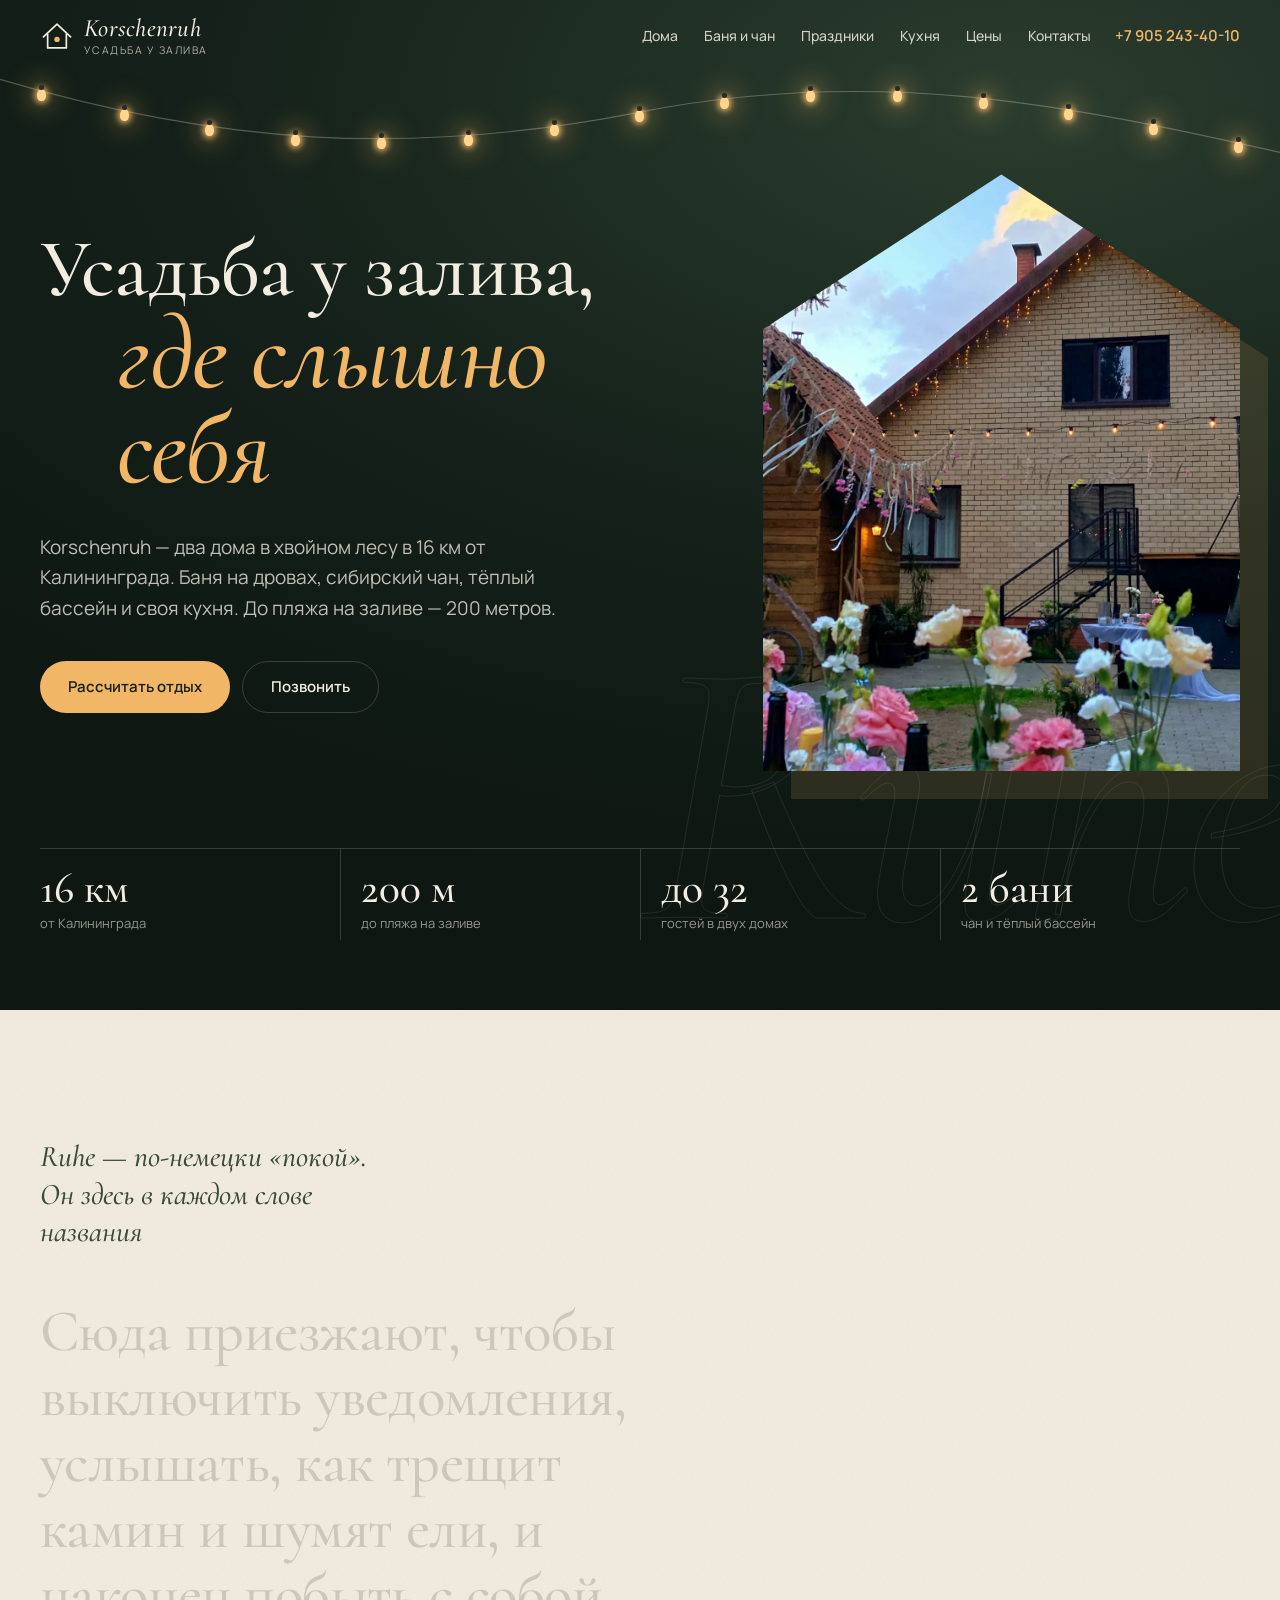
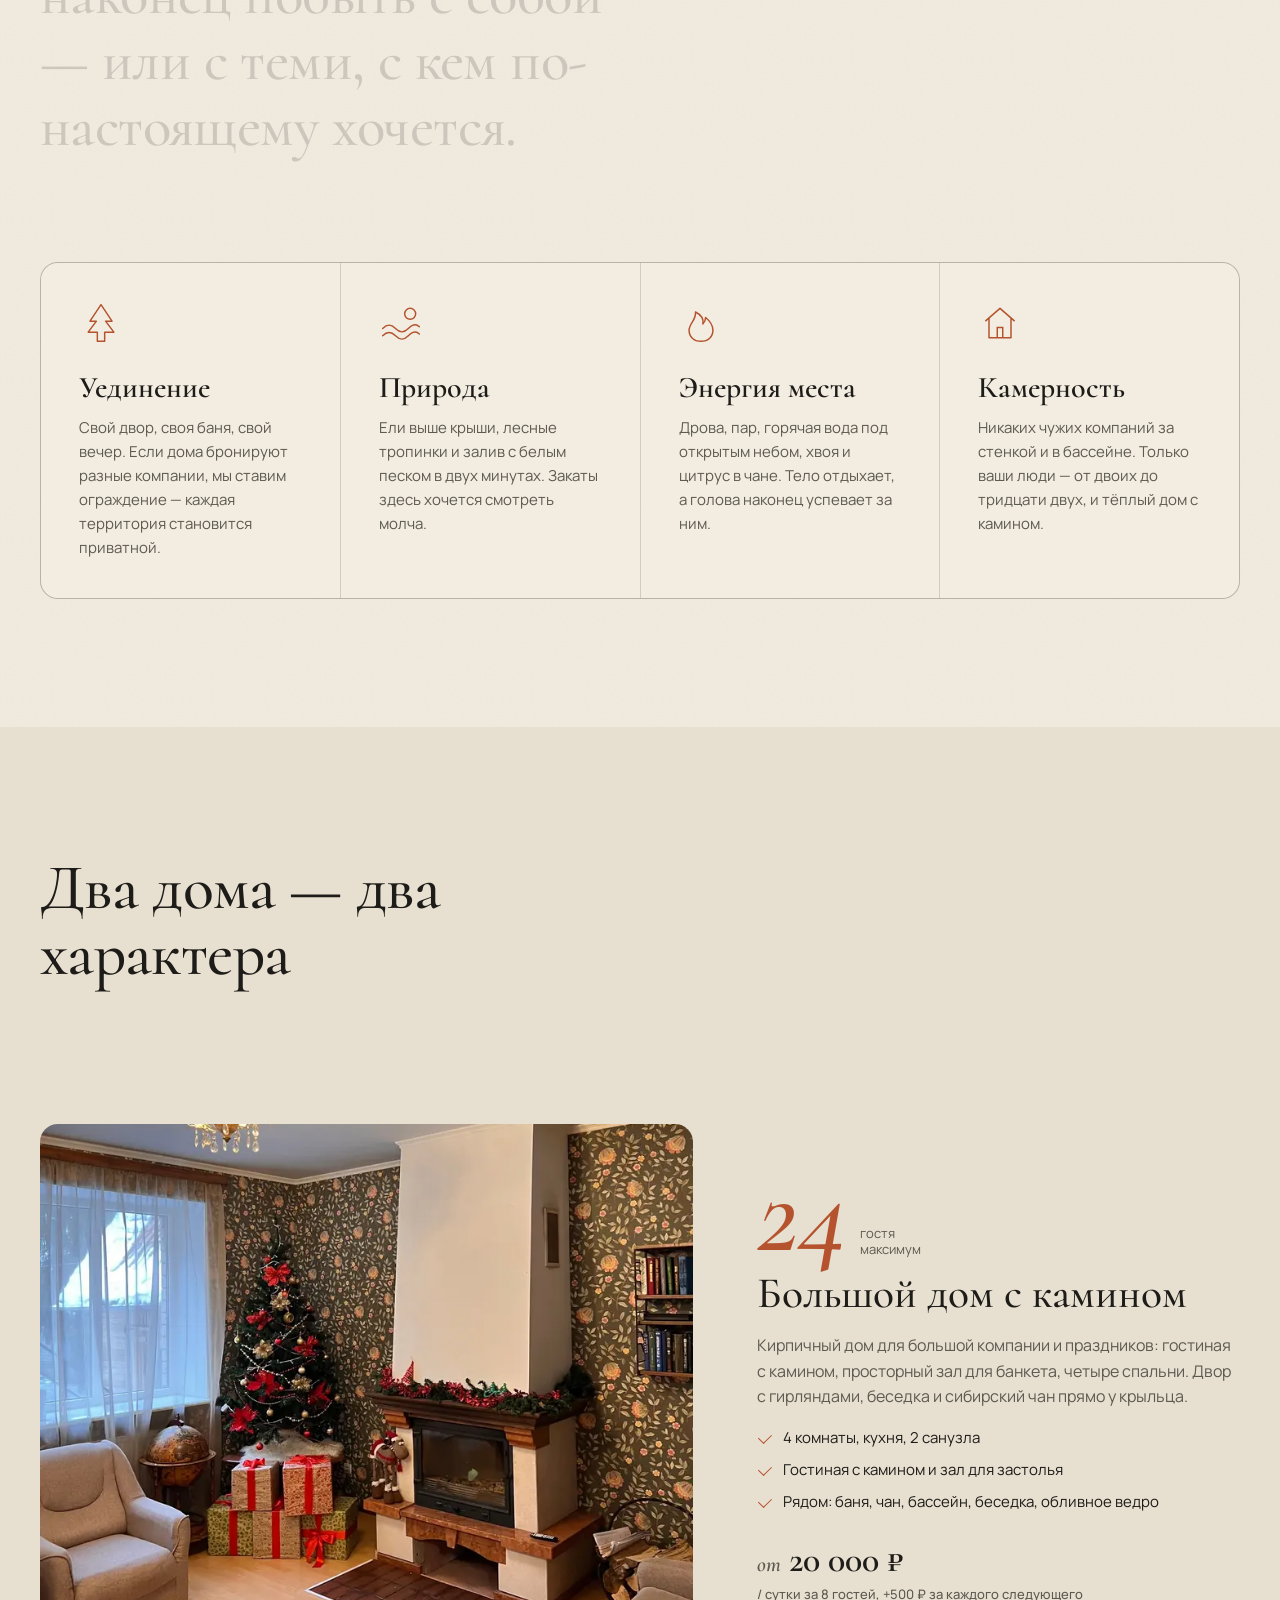
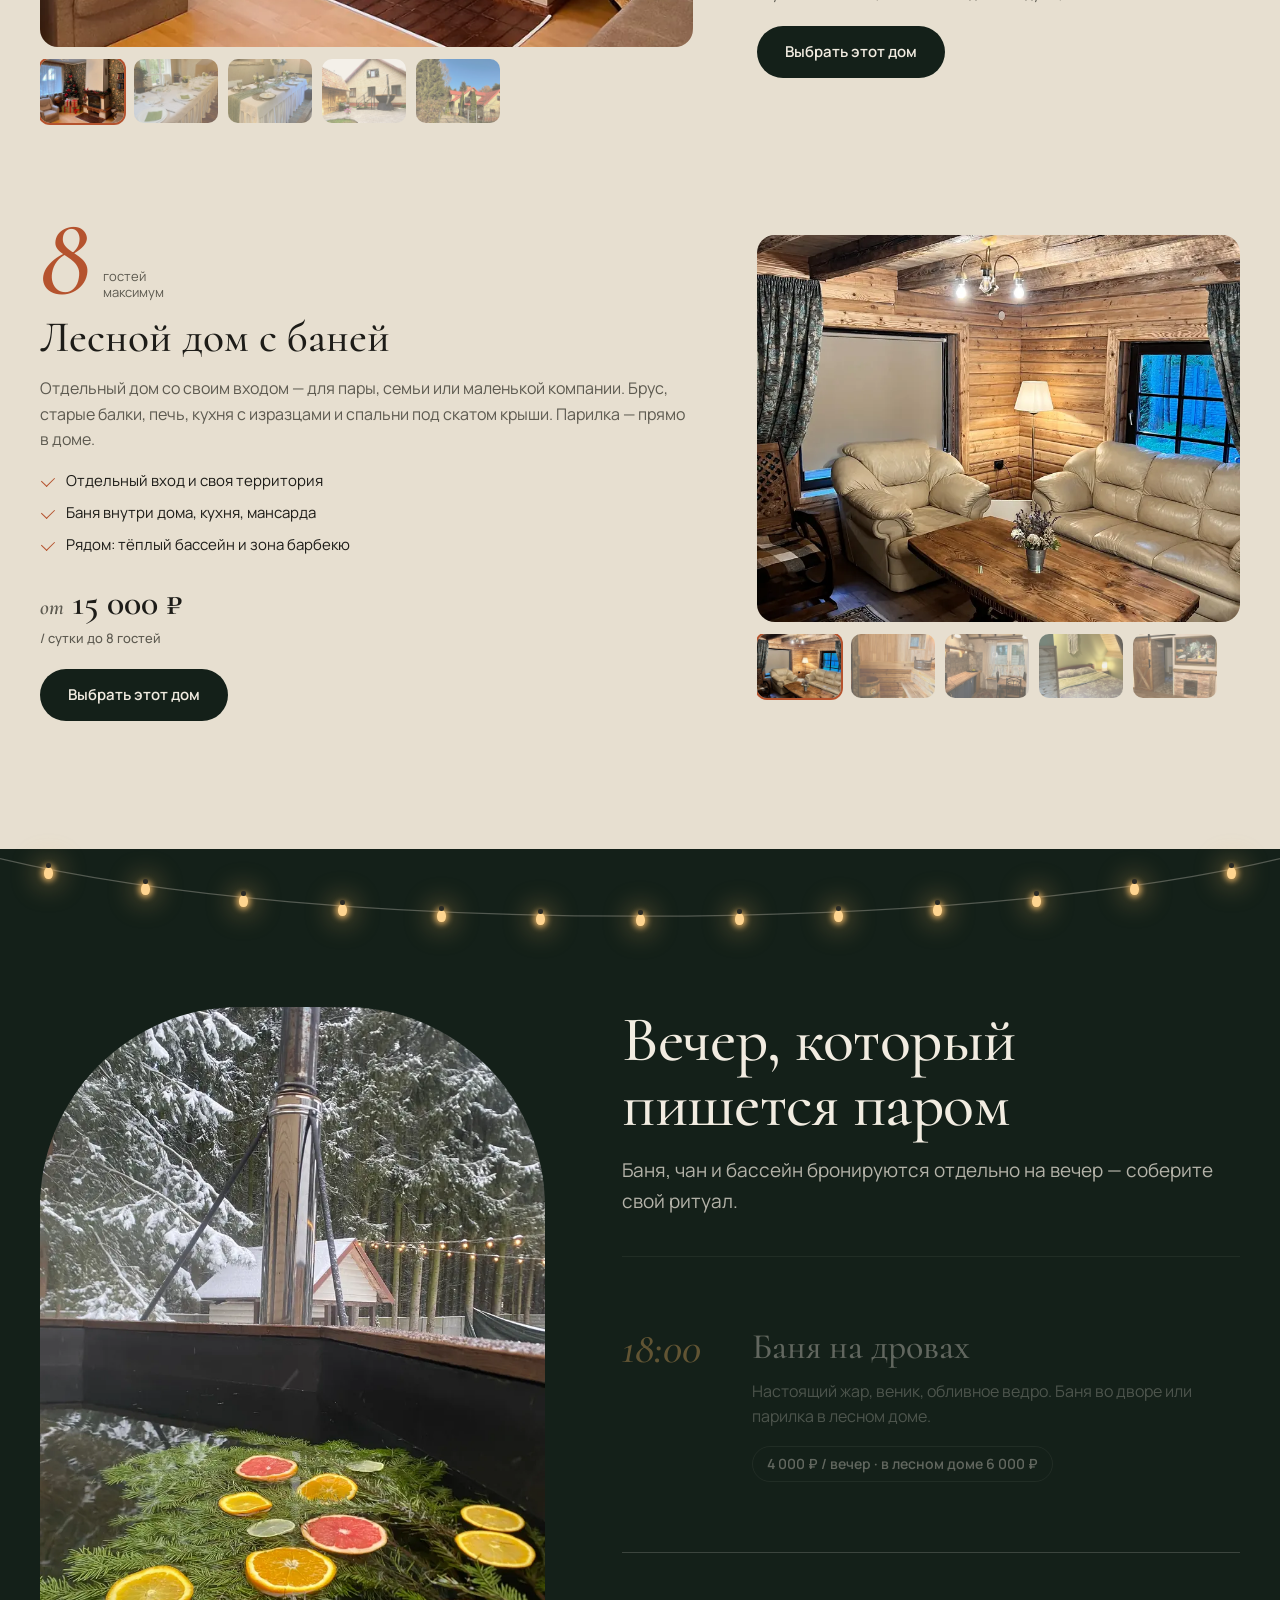
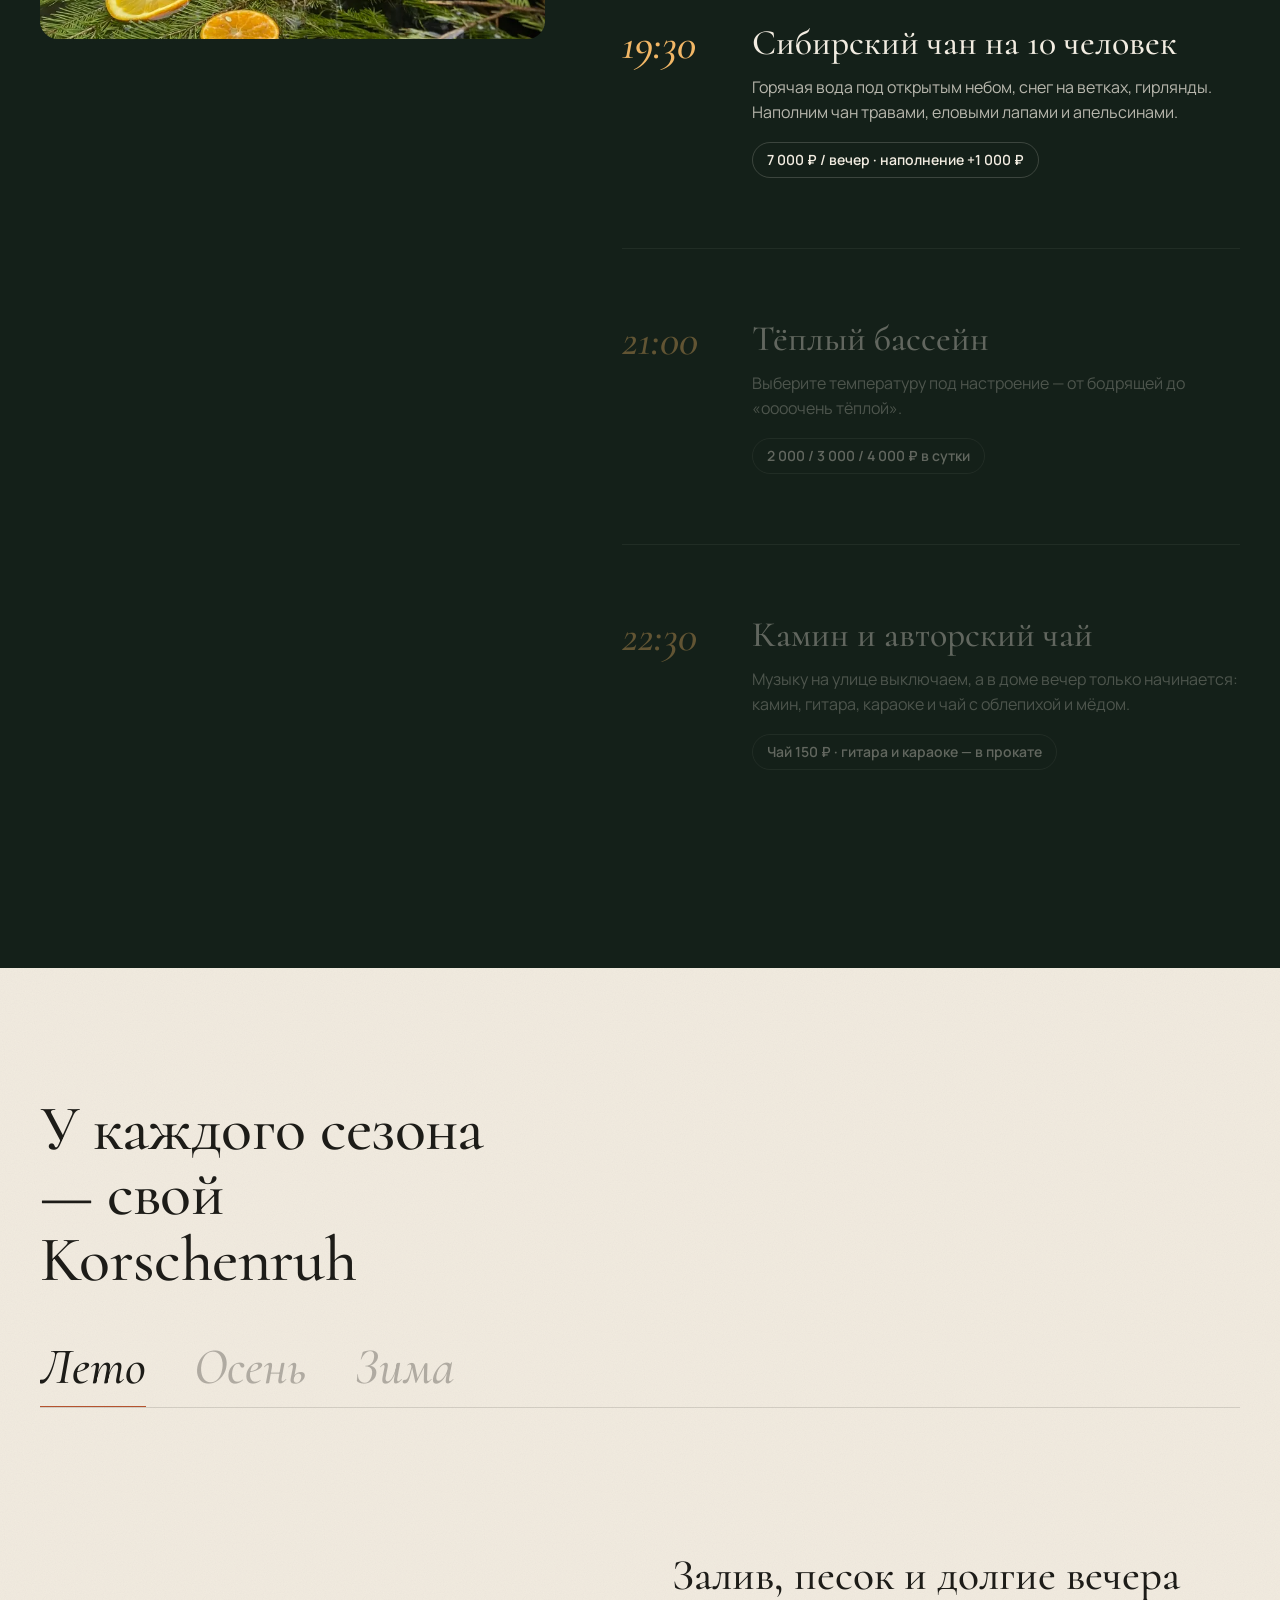
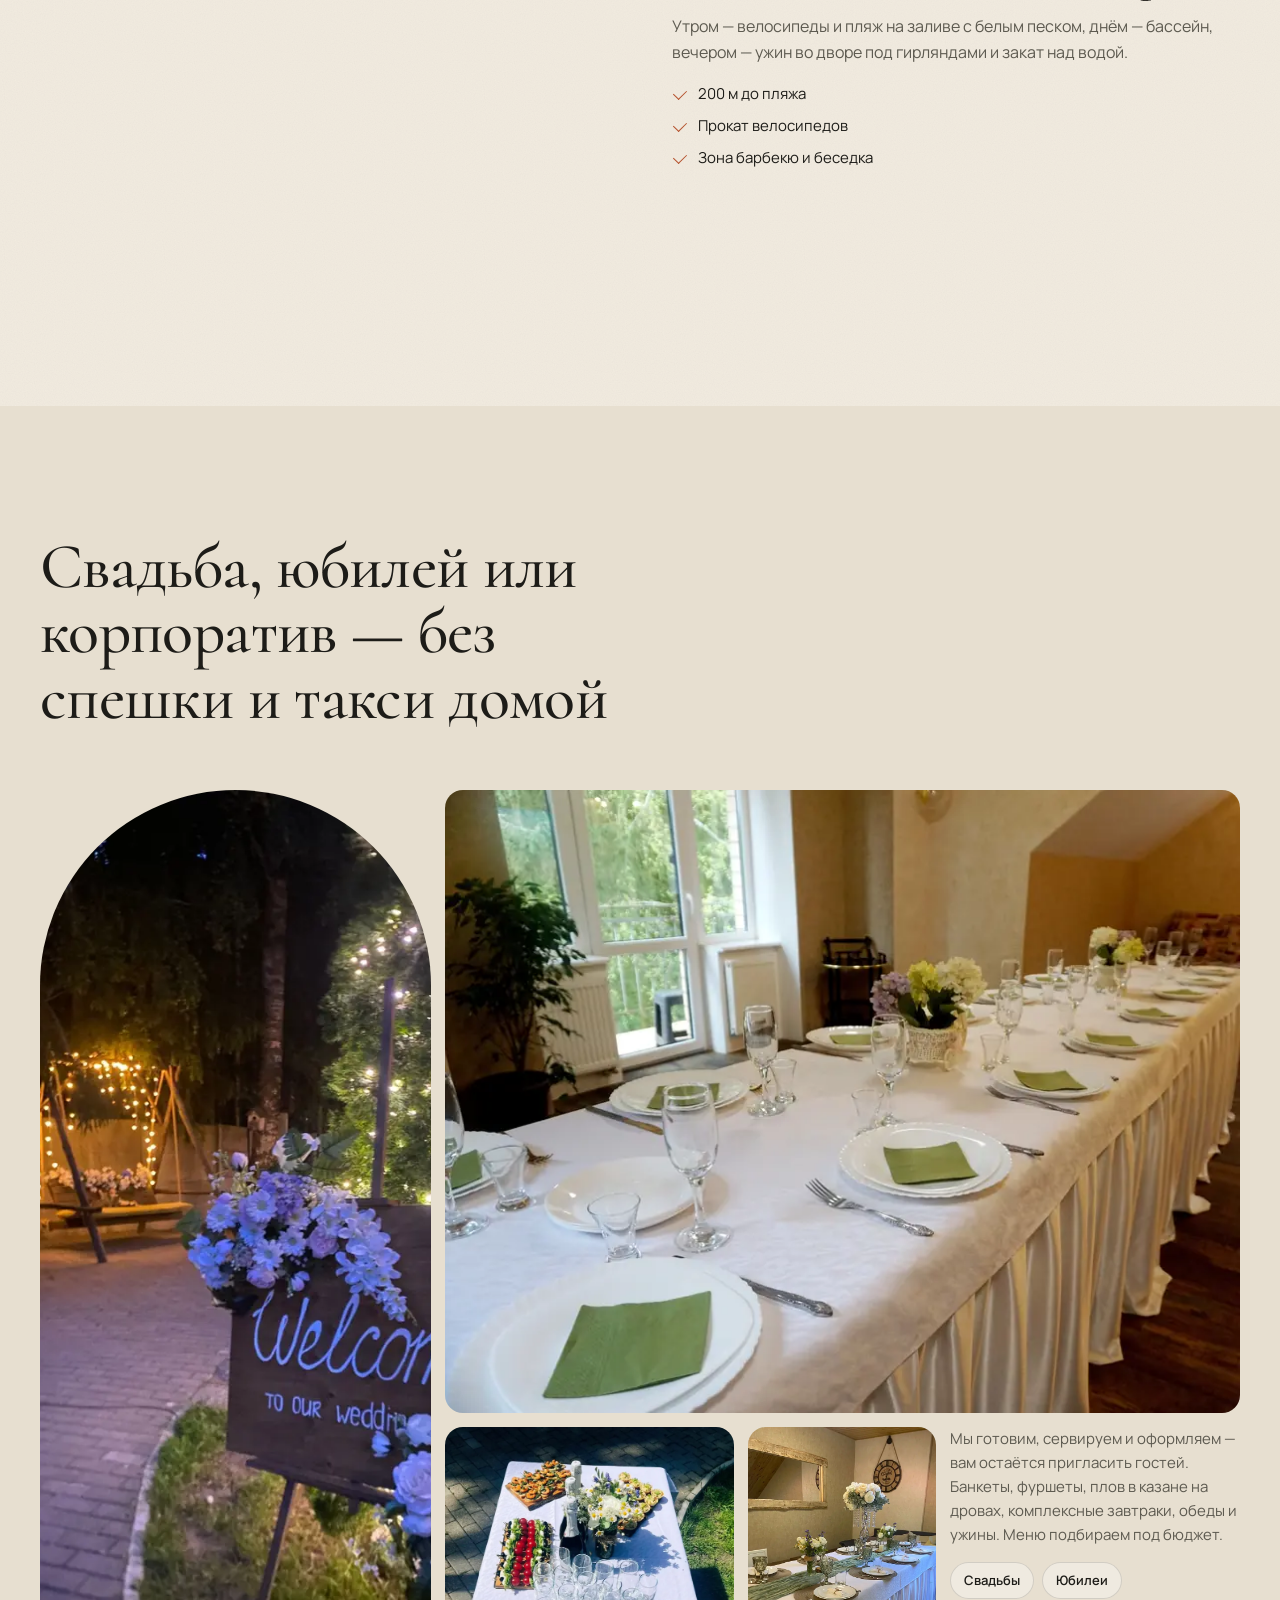
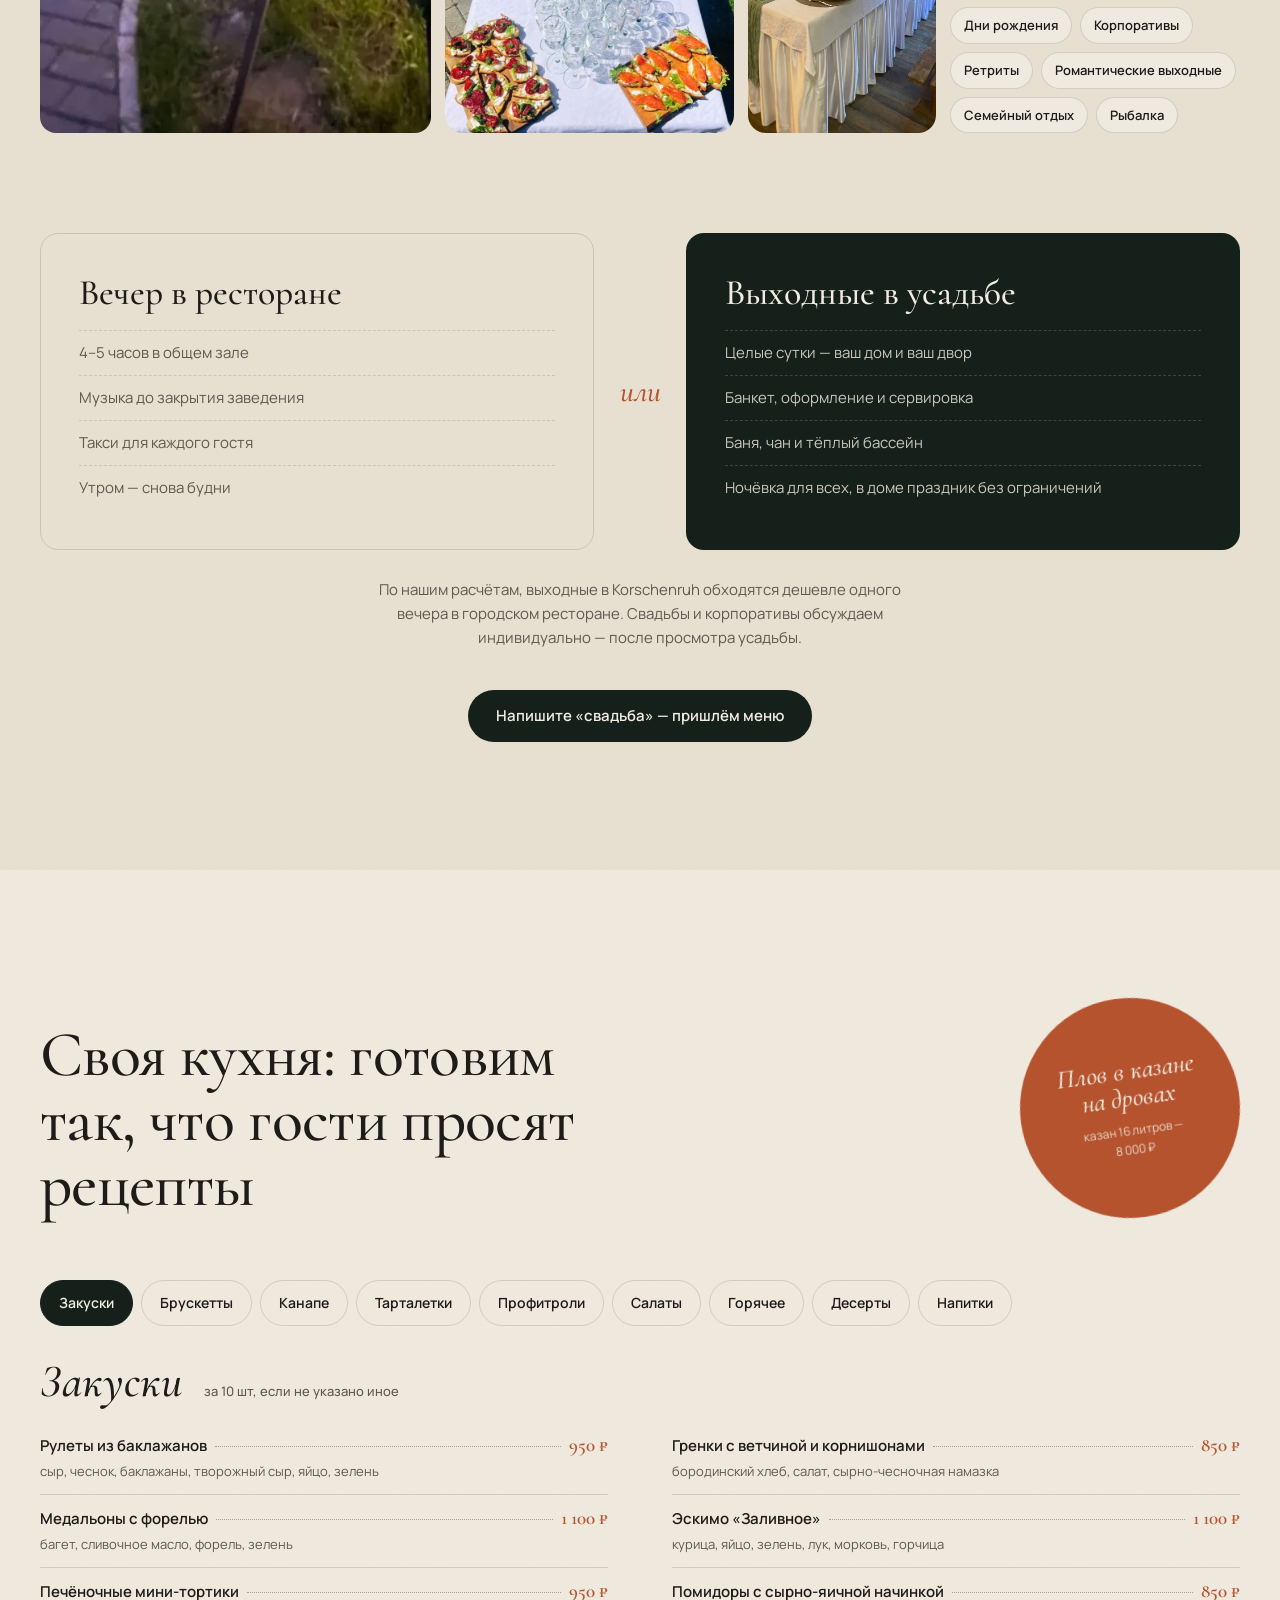
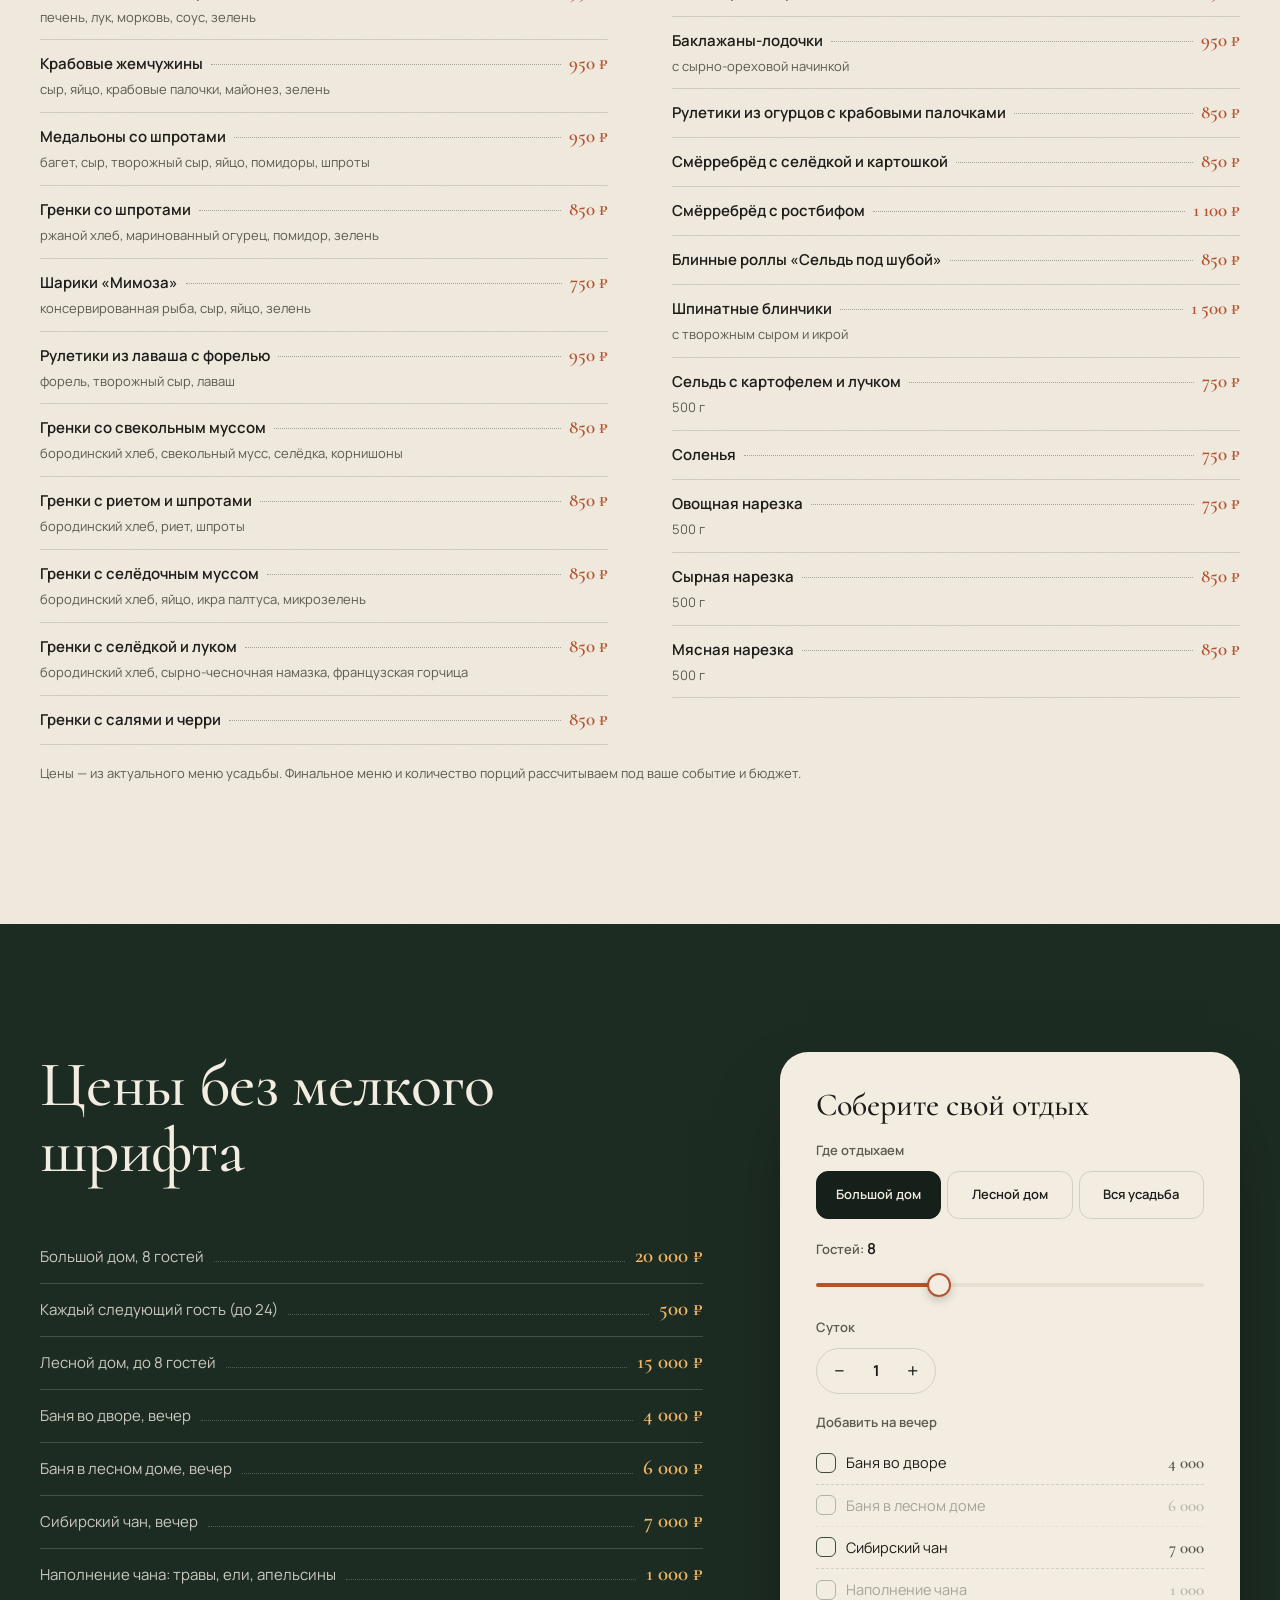
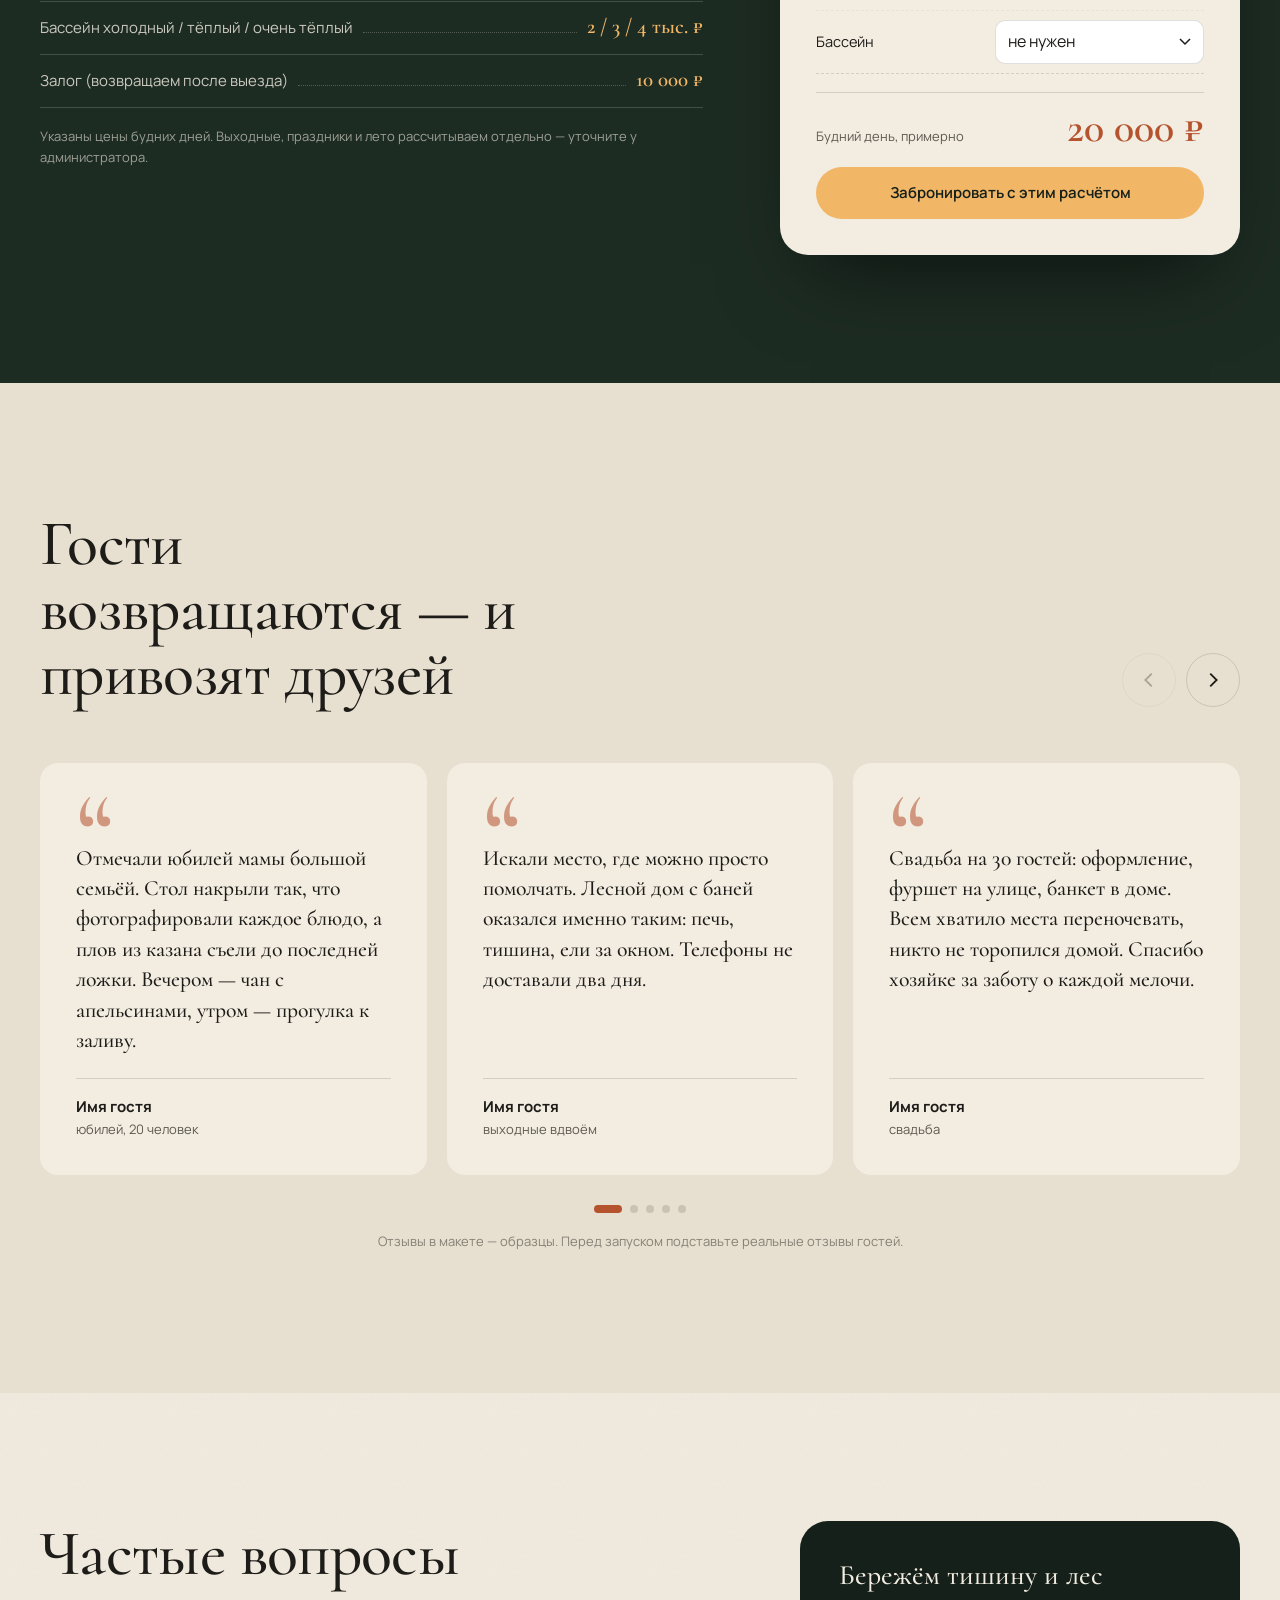
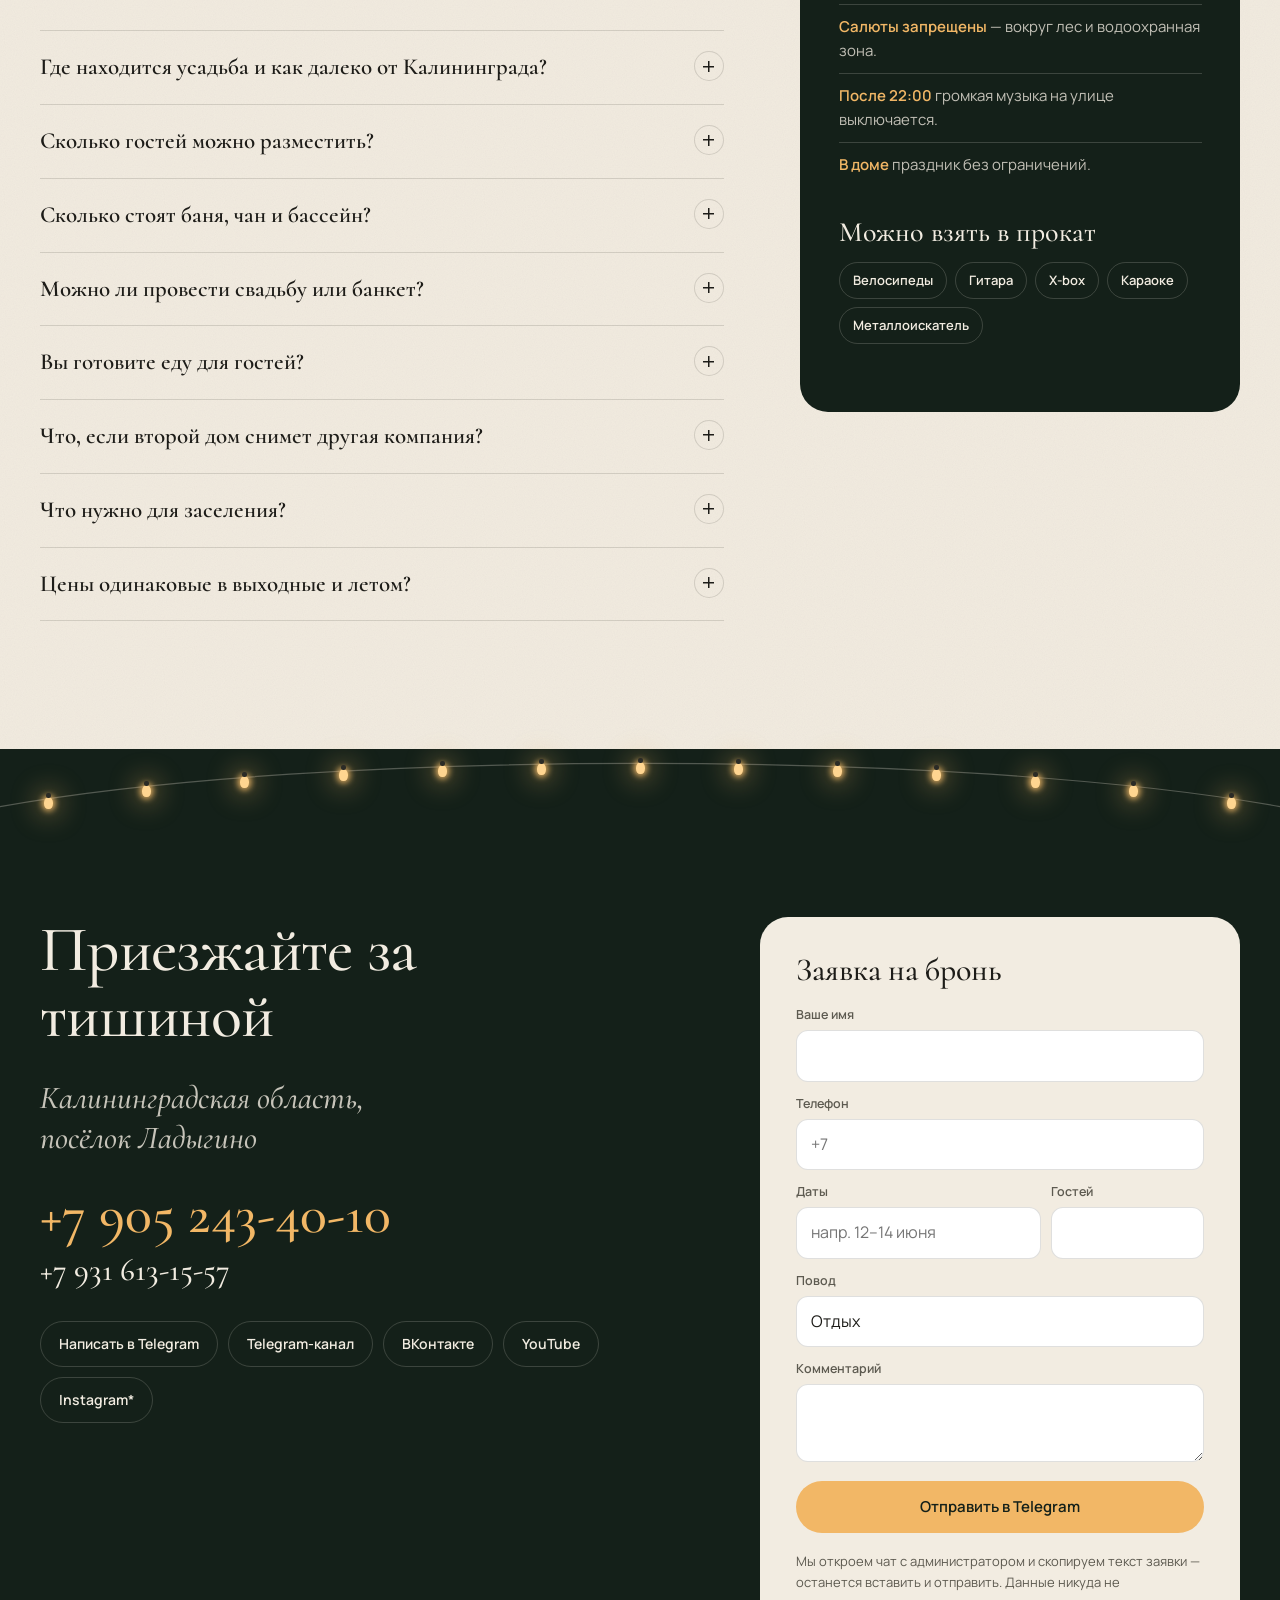
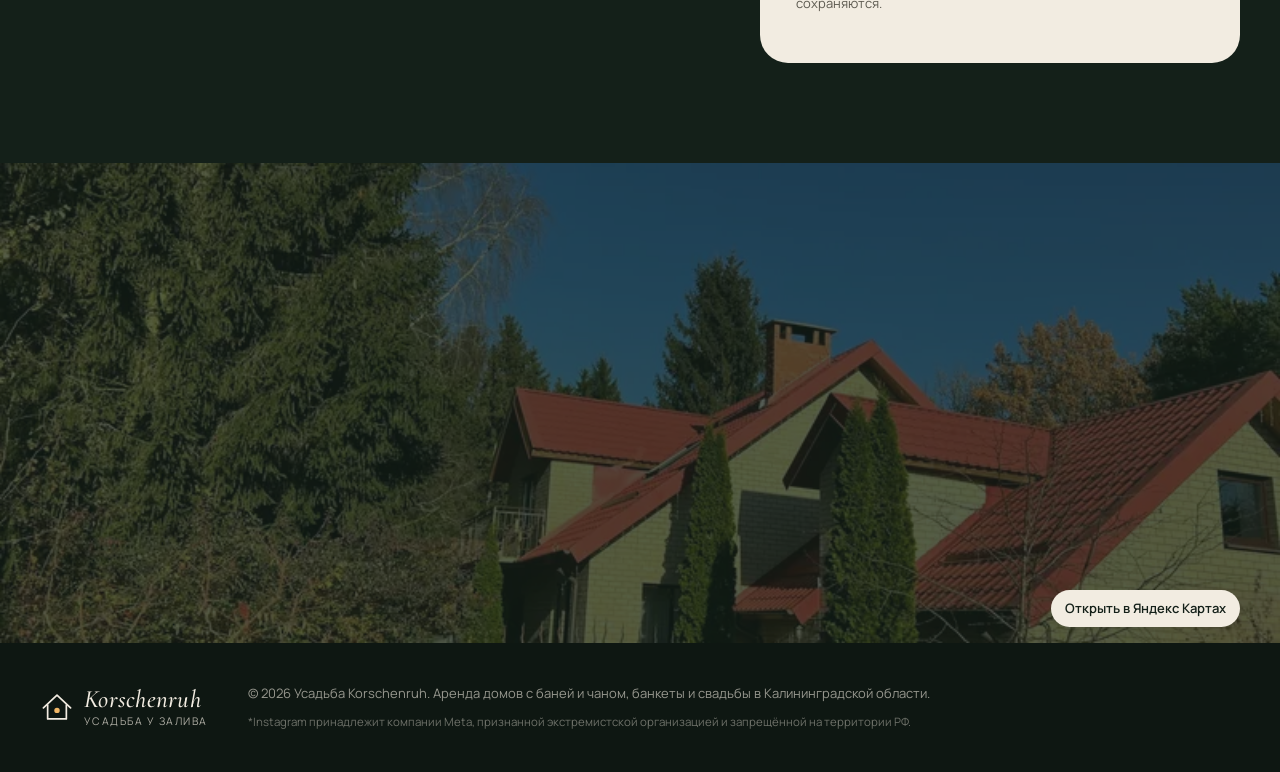
<file: index.html>
<!DOCTYPE html>
<html lang="ru">
<head>
<meta charset="utf-8">
<meta name="viewport" content="width=device-width, initial-scale=1, viewport-fit=cover">
<title>Усадьба Korschenruh — дом с баней и чаном у залива, 16 км от Калининграда</title>
<meta name="description" content="Усадьба Korschenruh в пос. Ладыгино: два дома на 24 и 8 гостей в хвойном лесу, 200 м до Калининградского залива. Баня на дровах, сибирский чан, тёплый бассейн, своя кухня. Свадьбы, юбилеи, корпоративы, ретриты. Бронь: +7 905 243-40-10">
<meta name="keywords" content="снять дом с чаном Калининград, дом с баней Калининградская область, усадьба для свадьбы Калининград, загородный дом для банкета, дом у залива посуточно, коттедж на большую компанию Калининград, Ладыгино, Korschenruh, Коршенру">
<meta name="robots" content="index, follow, max-image-preview:large">
<link rel="canonical" href="https://korschenruh.ru/">
<meta name="theme-color" content="#142019">
<meta name="format-detection" content="telephone=no">

<meta name="geo.region" content="RU-KGD">
<meta name="geo.placename" content="посёлок Ладыгино, Калининградская область">

<meta property="og:type" content="website">
<meta property="og:locale" content="ru_RU">
<meta property="og:site_name" content="Усадьба Korschenruh">
<meta property="og:title" content="Усадьба Korschenruh — дом в лесу у Калининградского залива">
<meta property="og:description" content="Два дома на 32 гостя, баня, чан, тёплый бассейн и своя кухня. 16 км от Калининграда, 200 м до залива.">
<meta property="og:url" content="https://korschenruh.ru/">
<meta property="og:image" content="https://korschenruh.ru/img/og-image.jpg">
<meta property="og:image:width" content="1200">
<meta property="og:image:height" content="630">
<meta name="twitter:card" content="summary_large_image">

<link rel="icon" href="favicon.svg" type="image/svg+xml">
<link rel="apple-touch-icon" href="img/apple-touch-icon.png">
<link rel="manifest" href="site.webmanifest">

<link rel="preconnect" href="https://fonts.googleapis.com">
<link rel="preconnect" href="https://fonts.gstatic.com" crossorigin>
<link rel="stylesheet" href="https://fonts.googleapis.com/css2?family=Cormorant:ital,wght@0,400;0,500;0,600;1,400;1,500&family=Manrope:wght@400;500;600;700&display=swap">
<link rel="preload" as="image" href="img/usadba-vecher-sm.webp" type="image/webp" media="(max-width: 899px)">
<link rel="preload" as="image" href="img/usadba-vecher.webp" type="image/webp" media="(min-width: 900px)">
<link rel="stylesheet" href="css/style.css">

<script type="application/ld+json">
{
 "@context": "https://schema.org",
 "@graph": [
  {
   "@type": [
    "LodgingBusiness",
    "EventVenue"
   ],
   "@id": "https://korschenruh.ru/#usadba",
   "name": "Усадьба Korschenruh",
   "alternateName": [
    "Коршенру",
    "korschen_house",
    "Forest House Korschenruh"
   ],
   "description": "Усадьба у Калининградского залива в 16 км от Калининграда: большой дом с камином до 24 гостей и лесной дом с баней до 8 гостей, сибирский чан, баня на дровах, тёплый бассейн, своя кухня. Свадьбы, юбилеи, корпоративы, ретриты.",
   "url": "https://korschenruh.ru/",
   "image": [
    "https://korschenruh.ru/img/osen-usadba.jpg",
    "https://korschenruh.ru/img/chan-zimoi.jpg",
    "https://korschenruh.ru/img/gostinaya-kamin.jpg"
   ],
   "telephone": [
    "+7-905-243-40-10",
    "+7-931-613-15-57"
   ],
   "priceRange": "15 000 – 35 000 ₽ в сутки",
   "currenciesAccepted": "RUB",
   "address": {
    "@type": "PostalAddress",
    "addressLocality": "посёлок Ладыгино",
    "addressRegion": "Калининградская область",
    "addressCountry": "RU"
   },
   "areaServed": [
    "Калининград",
    "Калининградская область"
   ],
   "maximumAttendeeCapacity": 32,
   "petsAllowed": false,
   "amenityFeature": [
    {
     "@type": "LocationFeatureSpecification",
     "name": "Баня на дровах",
     "value": true
    },
    {
     "@type": "LocationFeatureSpecification",
     "name": "Сибирский банный чан",
     "value": true
    },
    {
     "@type": "LocationFeatureSpecification",
     "name": "Тёплый бассейн",
     "value": true
    },
    {
     "@type": "LocationFeatureSpecification",
     "name": "Камин",
     "value": true
    },
    {
     "@type": "LocationFeatureSpecification",
     "name": "Беседка",
     "value": true
    },
    {
     "@type": "LocationFeatureSpecification",
     "name": "Зона барбекю",
     "value": true
    },
    {
     "@type": "LocationFeatureSpecification",
     "name": "Банкетный зал",
     "value": true
    },
    {
     "@type": "LocationFeatureSpecification",
     "name": "Кухня и кейтеринг",
     "value": true
    },
    {
     "@type": "LocationFeatureSpecification",
     "name": "Парковка",
     "value": true
    },
    {
     "@type": "LocationFeatureSpecification",
     "name": "200 м до пляжа на заливе",
     "value": true
    }
   ],
   "containsPlace": [
    {
     "@type": "House",
     "name": "Большой дом с камином",
     "numberOfRooms": 4,
     "occupancy": {
      "@type": "QuantitativeValue",
      "maxValue": 24
     }
    },
    {
     "@type": "House",
     "name": "Лесной дом с баней",
     "occupancy": {
      "@type": "QuantitativeValue",
      "maxValue": 8
     }
    }
   ],
   "makesOffer": [
    {
     "@type": "Offer",
     "name": "Большой дом, 8 гостей, будни",
     "price": 20000,
     "priceCurrency": "RUB"
    },
    {
     "@type": "Offer",
     "name": "Лесной дом до 8 гостей, будни",
     "price": 15000,
     "priceCurrency": "RUB"
    },
    {
     "@type": "Offer",
     "name": "Баня на дровах, вечер",
     "price": 4000,
     "priceCurrency": "RUB"
    },
    {
     "@type": "Offer",
     "name": "Сибирский чан на 10 человек, вечер",
     "price": 7000,
     "priceCurrency": "RUB"
    },
    {
     "@type": "Offer",
     "name": "Тёплый бассейн, сутки",
     "price": 3000,
     "priceCurrency": "RUB"
    }
   ],
   "hasMenu": "https://korschenruh.ru/#kuhnya",
   "sameAs": [
    "https://t.me/Korsche_house",
    "https://vk.ru/foresthousekorschenruh",
    "https://youtube.com/@forest_house_korschenruh",
    "https://www.instagram.com/korschen_house/"
   ]
  },
  {
   "@type": "FAQPage",
   "mainEntity": [
    {
     "@type": "Question",
     "name": "Где находится усадьба и как далеко от Калининграда?",
     "acceptedAnswer": {
      "@type": "Answer",
      "text": "Усадьба Korschenruh — в посёлке Ладыгино Калининградской области, в 16 км от Калининграда. До пляжа на Калининградском заливе — 200 метров, рядом замок Бранденбург."
     }
    },
    {
     "@type": "Question",
     "name": "Сколько гостей можно разместить?",
     "acceptedAnswer": {
      "@type": "Answer",
      "text": "До 32 человек: большой дом вмещает до 24 гостей, лесной дом с баней — до 8. Можно снять один дом или всю усадьбу."
     }
    },
    {
     "@type": "Question",
     "name": "Сколько стоят баня, чан и бассейн?",
     "acceptedAnswer": {
      "@type": "Answer",
      "text": "Баня на дровах — 4 000 ₽ за вечер, баня в лесном доме — 6 000 ₽. Сибирский чан на 10 человек — 7 000 ₽ за вечер, наполнение травами, еловыми ветками и апельсинами — 1 000 ₽. Бассейн: холодный 2 000 ₽, тёплый 3 000 ₽, очень тёплый 4 000 ₽ в сутки."
     }
    },
    {
     "@type": "Question",
     "name": "Можно ли провести свадьбу или банкет?",
     "acceptedAnswer": {
      "@type": "Answer",
      "text": "Да. Готовим банкеты и фуршеты, сервируем и оформляем свадьбы, юбилеи, дни рождения и корпоративы. Условия обсуждаем индивидуально после просмотра усадьбы."
     }
    },
    {
     "@type": "Question",
     "name": "Вы готовите еду для гостей?",
     "acceptedAnswer": {
      "@type": "Answer",
      "text": "Да, у усадьбы своя кухня: закуски, брускетты, канапе, салаты, горячее, десерты, домашние напитки, плов и казан-кебаб на дровах. Есть комплексные завтраки, обеды и ужины, меню собираем под бюджет."
     }
    },
    {
     "@type": "Question",
     "name": "Что, если второй дом снимет другая компания?",
     "acceptedAnswer": {
      "@type": "Answer",
      "text": "Мы устанавливаем ограждение, и каждая территория становится приватной — у каждой компании свой двор."
     }
    },
    {
     "@type": "Question",
     "name": "Что нужно для заселения?",
     "acceptedAnswer": {
      "@type": "Answer",
      "text": "Паспорт и договор. Страховой залог 10 000 ₽ возвращаем после выезда и уборки."
     }
    },
    {
     "@type": "Question",
     "name": "Цены одинаковые в выходные и летом?",
     "acceptedAnswer": {
      "@type": "Answer",
      "text": "Указанные цены — будних дней за основной дом на 8 гостей. Стоимость в выходные, праздники и летом рассчитывается отдельно — позвоните или напишите, и мы назовём точную сумму на ваши даты."
     }
    }
   ]
  },
  {
   "@type": "WebSite",
   "url": "https://korschenruh.ru/",
   "name": "Усадьба Korschenruh",
   "inLanguage": "ru-RU"
  }
 ]
}
</script>
</head>
<body>
<a class="skip" href="#main">Перейти к содержанию</a>

<header class="header" id="top">
  <div class="header__in">
    <a class="logo" href="#top" aria-label="Усадьба Korschenruh — на главную">
      <svg class="logo__mark" viewBox="0 0 40 40" aria-hidden="true"><path d="M4 21 20 6l16 15" fill="none" stroke="currentColor" stroke-width="2" stroke-linecap="round" stroke-linejoin="round"/><path d="M9 17v17h22V17" fill="none" stroke="currentColor" stroke-width="2" stroke-linejoin="round"/><circle cx="20" cy="24" r="3.2" fill="#f2b766"/></svg>
      <span class="logo__txt"><b>Korschenruh</b><small>усадьба у залива</small></span>
    </a>
    <nav class="nav" id="nav" aria-label="Основное меню">
      <a href="#doma">Дома</a>
      <a href="#ritual">Баня и чан</a>
      <a href="#prazdniki">Праздники</a>
      <a href="#kuhnya">Кухня</a>
      <a href="#ceny">Цены</a>
      <a href="#kontakty">Контакты</a>
      <a class="nav__phone" href="tel:+79052434010">+7 905 243-40-10</a>
    </nav>
    <a class="header__tel" href="tel:+79052434010">+7 905 243-40-10</a>
    <button class="burger" type="button" aria-label="Открыть меню" aria-expanded="false" aria-controls="nav"><span></span><span></span></button>
  </div>
</header>

<main id="main">

<!-- 1. HERO -->
<section class="hero">
  <div class="garland garland--hero" aria-hidden="true" data-bulbs="15" data-path="M0,14 C200,80 380,96 600,48 C820,0 1000,40 1200,90"></div>
  <div class="hero__ghost" aria-hidden="true">Ruhe</div>
  <div class="wrap hero__grid">
    <div class="hero__text">
      <h1 class="hero__title">
        <span class="hero__l1">Усадьба у залива,</span>
        <span class="hero__l2">где&nbsp;слышно себя</span>
      </h1>
      <p class="hero__lead">Korschenruh — два дома в хвойном лесу в 16&nbsp;км от Калининграда. Баня на дровах, сибирский чан, тёплый бассейн и своя кухня. До пляжа на заливе — 200&nbsp;метров.</p>
      <div class="hero__cta">
        <a class="btn btn--amber" href="#ceny">Рассчитать отдых</a>
        <a class="btn btn--ghost" href="tel:+79052434010">Позвонить</a>
      </div>
    </div>
    <figure class="hero__photo gable">
      <picture><source type="image/webp" srcset="img/usadba-vecher-sm.webp 800w, img/usadba-vecher.webp 1130w" sizes="(max-width: 899px) 90vw, 520px"><img class="hero__img" src="img/usadba-vecher.jpg" alt="Двор усадьбы Korschenruh вечером: гирлянды, цветы и кирпичный дом" width="1130" height="1450" loading="eager" decoding="async" fetchpriority="high"></picture>
    </figure>
  </div>
  <ul class="wrap facts">
    <li><b>16 км</b><span>от Калининграда</span></li>
    <li><b>200 м</b><span>до пляжа на заливе</span></li>
    <li><b>до 32</b><span>гостей в двух домах</span></li>
    <li><b>2 бани</b><span>чан и тёплый бассейн</span></li>
  </ul>
</section>

<!-- 2. ТИШИНА -->
<section class="quiet" id="o-meste">
  <div class="wrap">
    <h2 class="quiet__title">Ruhe — по-немецки «покой». Он&nbsp;здесь в&nbsp;каждом слове названия</h2>
    <p class="reveal-text" data-reveal>Сюда приезжают, чтобы выключить уведомления, услышать, как трещит камин и шумят ели, и наконец побыть с собой — или с теми, с кем по-настоящему хочется.</p>

    <div class="states">
      <article class="state">
        <svg viewBox="0 0 48 48" aria-hidden="true"><path d="M24 4 12 22h7l-9 12h10v10h8V34h10l-9-12h7z" fill="none" stroke="currentColor" stroke-width="1.6" stroke-linejoin="round"/></svg>
        <h3>Уединение</h3>
        <p>Свой двор, своя баня, свой вечер. Если дома бронируют разные компании, мы ставим ограждение — каждая территория становится приватной.</p>
      </article>
      <article class="state">
        <svg viewBox="0 0 48 48" aria-hidden="true"><path d="M4 30c5-5 9-5 14 0s9 5 14 0 9-5 12-2M4 38c5-5 9-5 14 0s9 5 14 0 9-5 12-2" fill="none" stroke="currentColor" stroke-width="1.6" stroke-linecap="round"/><circle cx="34" cy="14" r="6" fill="none" stroke="currentColor" stroke-width="1.6"/></svg>
        <h3>Природа</h3>
        <p>Ели выше крыши, лесные тропинки и залив с белым песком в двух минутах. Закаты здесь хочется смотреть молча.</p>
      </article>
      <article class="state">
        <svg viewBox="0 0 48 48" aria-hidden="true"><path d="M24 44c-8 0-13-5-13-12 0-8 8-11 7-20 6 3 9 8 8 13 2-2 3-4 3-7 5 4 8 9 8 14 0 7-5 12-13 12z" fill="none" stroke="currentColor" stroke-width="1.6" stroke-linejoin="round"/></svg>
        <h3>Энергия места</h3>
        <p>Дрова, пар, горячая вода под открытым небом, хвоя и цитрус в чане. Тело отдыхает, а голова наконец успевает за ним.</p>
      </article>
      <article class="state">
        <svg viewBox="0 0 48 48" aria-hidden="true"><path d="M8 22 24 8l16 14M12 19v21h24V19" fill="none" stroke="currentColor" stroke-width="1.6" stroke-linejoin="round"/><path d="M21 40V29h6v11" fill="none" stroke="currentColor" stroke-width="1.6"/></svg>
        <h3>Камерность</h3>
        <p>Никаких чужих компаний за стенкой и в бассейне. Только ваши люди — от двоих до тридцати двух, и тёплый дом с камином.</p>
      </article>
    </div>
  </div>
</section>

<!-- 3. ДОМА -->
<section class="houses" id="doma">
  <div class="wrap">
    <h2 class="h2">Два дома — два характера</h2>
    <p class="lead">Можно снять один из домов или всю усадьбу целиком на 32 гостя.</p>

    <article class="house" data-gallery>
      <div class="house__media">
        <div class="house__main">
          <picture><source type="image/webp" srcset="img/gostinaya-kamin-sm.webp 800w, img/gostinaya-kamin.webp 1600w" sizes="(max-width: 899px) 92vw, 640px"><img class="house__img" src="img/gostinaya-kamin.jpg" alt="Гостиная большого дома с камином и новогодней ёлкой" width="1600" height="1625" loading="lazy" decoding="async"></picture>
        </div>
        <div class="house__thumbs" role="list">
          <button type="button" role="listitem" class="is-active" data-src="gostinaya-kamin" aria-label="Гостиная с камином"><img src="img/gostinaya-kamin-sm.webp" alt="" width="120" height="90" loading="lazy"></button>
          <button type="button" role="listitem" data-src="banketnyi-zal" aria-label="Банкетный зал"><img src="img/banketnyi-zal-sm.webp" alt="" width="120" height="90" loading="lazy"></button>
          <button type="button" role="listitem" data-src="banket-mansarda" aria-label="Зал в мансарде"><img src="img/banket-mansarda-sm.webp" alt="" width="120" height="90" loading="lazy"></button>
          <button type="button" role="listitem" data-src="dvor-chan" aria-label="Двор с чаном"><img src="img/dvor-chan-sm.webp" alt="" width="120" height="90" loading="lazy"></button>
          <button type="button" role="listitem" data-src="osen-usadba" aria-label="Дом осенью"><img src="img/osen-usadba-sm.webp" alt="" width="120" height="90" loading="lazy"></button>
        </div>
      </div>
      <div class="house__info">
        <div class="house__cap"><b>24</b><span>гостя<br>максимум</span></div>
        <h3>Большой дом с камином</h3>
        <p>Кирпичный дом для большой компании и праздников: гостиная с камином, просторный зал для банкета, четыре спальни. Двор с гирляндами, беседка и сибирский чан прямо у крыльца.</p>
        <ul class="ticks">
          <li>4 комнаты, кухня, 2 санузла</li>
          <li>Гостиная с камином и зал для застолья</li>
          <li>Рядом: баня, чан, бассейн, беседка, обливное ведро</li>
        </ul>
        <div class="house__price"><span>от</span> 20 000 ₽ <small>/ сутки за 8 гостей, +500 ₽ за каждого следующего</small></div>
        <a class="btn btn--dark" href="#ceny" data-pick="big">Выбрать этот дом</a>
      </div>
    </article>

    <article class="house house--rev" data-gallery>
      <div class="house__media">
        <div class="house__main">
          <picture><source type="image/webp" srcset="img/lesnoi-dom-gostinaya-sm.webp 800w, img/lesnoi-dom-gostinaya.webp 1600w" sizes="(max-width: 899px) 92vw, 640px"><img class="house__img" src="img/lesnoi-dom-gostinaya.jpg" alt="Гостиная лесного дома: стены из бруса, кожаный диван, деревянный стол" width="1600" height="1600" loading="lazy" decoding="async"></picture>
        </div>
        <div class="house__thumbs" role="list">
          <button type="button" role="listitem" class="is-active" data-src="lesnoi-dom-gostinaya" aria-label="Гостиная из бруса"><img src="img/lesnoi-dom-gostinaya-sm.webp" alt="" width="120" height="90" loading="lazy"></button>
          <button type="button" role="listitem" data-src="banya-parilka" aria-label="Парилка"><img src="img/banya-parilka-sm.webp" alt="" width="120" height="90" loading="lazy"></button>
          <button type="button" role="listitem" data-src="lesnoi-dom-kuhnya" aria-label="Кухня"><img src="img/lesnoi-dom-kuhnya-sm.webp" alt="" width="120" height="90" loading="lazy"></button>
          <button type="button" role="listitem" data-src="lesnoi-dom-spalnya" aria-label="Спальня в мансарде"><img src="img/lesnoi-dom-spalnya-sm.webp" alt="" width="120" height="90" loading="lazy"></button>
          <button type="button" role="listitem" data-src="lesnoi-dom-pech" aria-label="Печь и дверь-купе"><img src="img/lesnoi-dom-pech-sm.webp" alt="" width="120" height="90" loading="lazy"></button>
        </div>
      </div>
      <div class="house__info">
        <div class="house__cap"><b>8</b><span>гостей<br>максимум</span></div>
        <h3>Лесной дом с баней</h3>
        <p>Отдельный дом со своим входом — для пары, семьи или маленькой компании. Брус, старые балки, печь, кухня с изразцами и спальни под скатом крыши. Парилка — прямо в доме.</p>
        <ul class="ticks">
          <li>Отдельный вход и своя территория</li>
          <li>Баня внутри дома, кухня, мансарда</li>
          <li>Рядом: тёплый бассейн и зона барбекю</li>
        </ul>
        <div class="house__price"><span>от</span> 15 000 ₽ <small>/ сутки до 8 гостей</small></div>
        <a class="btn btn--dark" href="#ceny" data-pick="small">Выбрать этот дом</a>
      </div>
    </article>
  </div>
</section>

<!-- 4. ВЕЧЕРНИЙ РИТУАЛ -->
<section class="ritual" id="ritual">
  <div class="garland" aria-hidden="true" data-bulbs="13" data-path="M0,10 C300,90 900,90 1200,10"></div>
  <div class="wrap ritual__grid">
    <div class="ritual__stick" aria-hidden="true">
      <div class="ritual__stack">
        <picture><source type="image/webp" srcset="img/banya-parilka-sm.webp 800w, img/banya-parilka.webp 1600w" sizes="520px"><img class="is-on" src="img/banya-parilka.jpg" alt="Парилка с деревянными полками и шайкой" width="1600" height="1600" loading="lazy" decoding="async"></picture>
        <picture><source type="image/webp" srcset="img/chan-zimoi-sm.webp 800w, img/chan-zimoi.webp 1600w" sizes="520px"><img src="img/chan-zimoi.jpg" alt="Сибирский чан с апельсинами и еловыми ветками" width="1600" height="2133" loading="lazy" decoding="async"></picture>
        <picture><source type="image/webp" srcset="img/dvor-chan-sm.webp 800w, img/dvor-chan.webp 1600w" sizes="520px"><img src="img/dvor-chan.jpg" alt="Двор усадьбы с чаном и лестницей" width="1600" height="1156" loading="lazy" decoding="async"></picture>
        <picture><source type="image/webp" srcset="img/gostinaya-kamin-sm.webp 800w, img/gostinaya-kamin.webp 1600w" sizes="520px"><img src="img/gostinaya-kamin.jpg" alt="Гостиная с камином" width="1600" height="1625" loading="lazy" decoding="async"></picture>
      </div>
    </div>
    <div class="ritual__steps">
      <h2 class="h2 h2--light">Вечер, который пишется&nbsp;паром</h2>
      <p class="lead lead--light">Баня, чан и бассейн бронируются отдельно на вечер — соберите свой ритуал.</p>

      <article class="step" data-step="0">
        <span class="step__time">18:00</span>
        <div>
          <h3>Баня на дровах</h3>
          <p>Настоящий жар, веник, обливное ведро. Баня во дворе или парилка в лесном доме.</p>
          <p class="step__price">4 000 ₽ / вечер · в лесном доме 6 000 ₽</p>
          <div class="step__pic"><picture><source type="image/webp" srcset="img/banya-parilka-sm.webp 800w, img/banya-parilka.webp 1600w" sizes="92vw"><img src="img/banya-parilka.jpg" alt="Парилка на дровах" width="1600" height="1600" loading="lazy" decoding="async"></picture></div>
        </div>
      </article>
      <article class="step" data-step="1">
        <span class="step__time">19:30</span>
        <div>
          <h3>Сибирский чан на 10 человек</h3>
          <p>Горячая вода под открытым небом, снег на ветках, гирлянды. Наполним чан травами, еловыми лапами и апельсинами.</p>
          <p class="step__price">7 000 ₽ / вечер · наполнение +1 000 ₽</p>
          <div class="step__pic"><picture><source type="image/webp" srcset="img/chan-zimoi-sm.webp 800w, img/chan-zimoi.webp 1600w" sizes="92vw"><img src="img/chan-zimoi.jpg" alt="Чан с апельсинами зимой" width="1600" height="2133" loading="lazy" decoding="async"></picture></div>
        </div>
      </article>
      <article class="step" data-step="2">
        <span class="step__time">21:00</span>
        <div>
          <h3>Тёплый бассейн</h3>
          <p>Выберите температуру под настроение — от бодрящей до «оооочень тёплой».</p>
          <p class="step__price">2 000 / 3 000 / 4 000 ₽ в сутки</p>
          <div class="step__pic"><picture><source type="image/webp" srcset="img/dvor-chan-sm.webp 800w, img/dvor-chan.webp 1600w" sizes="92vw"><img src="img/dvor-chan.jpg" alt="Двор усадьбы" width="1600" height="1156" loading="lazy" decoding="async"></picture></div>
        </div>
      </article>
      <article class="step" data-step="3">
        <span class="step__time">22:30</span>
        <div>
          <h3>Камин и авторский чай</h3>
          <p>Музыку на улице выключаем, а в доме вечер только начинается: камин, гитара, караоке и чай с облепихой и мёдом.</p>
          <p class="step__price">Чай 150 ₽ · гитара и караоке — в прокате</p>
          <div class="step__pic"><picture><source type="image/webp" srcset="img/gostinaya-kamin-sm.webp 800w, img/gostinaya-kamin.webp 1600w" sizes="92vw"><img src="img/gostinaya-kamin.jpg" alt="Камин в гостиной" width="1600" height="1625" loading="lazy" decoding="async"></picture></div>
        </div>
      </article>
    </div>
  </div>
</section>

<!-- 5. СЕЗОНЫ -->
<section class="seasons" id="sezony">
  <div class="wrap">
    <h2 class="h2">У каждого сезона — свой Korschenruh</h2>
    <div class="seasons__tabs" role="tablist" aria-label="Сезоны">
      <button role="tab" id="t-leto" aria-controls="p-leto" aria-selected="true">Лето</button>
      <button role="tab" id="t-osen" aria-controls="p-osen" aria-selected="false" tabindex="-1">Осень</button>
      <button role="tab" id="t-zima" aria-controls="p-zima" aria-selected="false" tabindex="-1">Зима</button>
    </div>
    <div class="season is-on" role="tabpanel" id="p-leto" aria-labelledby="t-leto">
      <figure class="season__pic"><picture><source type="image/webp" srcset="img/usadba-vecher-sm.webp 800w, img/usadba-vecher.webp 1130w" sizes="(max-width: 899px) 92vw, 560px"><img src="img/usadba-vecher.jpg" alt="Летний вечер во дворе усадьбы" width="1130" height="1450" loading="lazy" decoding="async"></picture></figure>
      <div class="season__txt">
        <h3>Залив, песок и долгие вечера</h3>
        <p>Утром — велосипеды и пляж на заливе с белым песком, днём — бассейн, вечером — ужин во дворе под гирляндами и закат над водой.</p>
        <ul class="ticks"><li>200 м до пляжа</li><li>Прокат велосипедов</li><li>Зона барбекю и беседка</li></ul>
      </div>
    </div>
    <div class="season" role="tabpanel" id="p-osen" aria-labelledby="t-osen" hidden>
      <figure class="season__pic"><picture><source type="image/webp" srcset="img/osen-usadba-sm.webp 800w, img/osen-usadba.webp 1600w" sizes="(max-width: 899px) 92vw, 560px"><img src="img/osen-usadba.jpg" alt="Усадьба осенью: красные крыши, ели и берёзы" width="1600" height="1200" loading="lazy" decoding="async"></picture></figure>
      <div class="season__txt">
        <h3>Золото берёз и тихие прогулки</h3>
        <p>Лес становится медным, воздух — прозрачным. Самое время для прогулок, бани после дождя и долгих разговоров у огня. А с металлоискателем из проката можно поискать следы старой Пруссии.</p>
        <ul class="ticks"><li>Рядом замок Бранденбург</li><li>Металлоискатель в прокате</li><li>Камин и баня</li></ul>
      </div>
    </div>
    <div class="season" role="tabpanel" id="p-zima" aria-labelledby="t-zima" hidden>
      <figure class="season__pic"><picture><source type="image/webp" srcset="img/zima-dom-sm.webp 800w, img/zima-dom.webp 1600w" sizes="(max-width: 899px) 92vw, 560px"><img src="img/zima-dom.jpg" alt="Зимний дом с гирляндой среди заснеженных елей" width="1600" height="1334" loading="lazy" decoding="async"></picture></figure>
      <div class="season__txt">
        <h3>Новый год под елями</h3>
        <p>Снег на лапах елей, гирлянда на фасаде, ёлка у камина и чан с апельсинами под падающими снежинками. Праздник, после которого никуда не нужно ехать.</p>
        <ul class="ticks"><li>Новогодние каникулы большой компанией</li><li>Горячий чан зимой</li><li>Банкет от нашей кухни</li></ul>
      </div>
    </div>
  </div>
</section>

<!-- 6. ПРАЗДНИКИ -->
<section class="fest" id="prazdniki">
  <div class="wrap">
    <h2 class="h2">Свадьба, юбилей или корпоратив — без спешки и такси домой</h2>
    <div class="fest__grid">
      <figure class="fest__a"><picture><source type="image/webp" srcset="img/svadba-welcome-sm.webp 800w, img/svadba-welcome.webp 1200w" sizes="(max-width: 899px) 92vw, 420px"><img src="img/svadba-welcome.jpg" alt="Свадебная табличка Welcome у дорожки с гирляндами" width="1200" height="1600" loading="lazy" decoding="async"></picture></figure>
      <figure class="fest__b"><picture><source type="image/webp" srcset="img/banketnyi-zal-sm.webp 800w, img/banketnyi-zal.webp 1600w" sizes="(max-width: 899px) 92vw, 560px"><img src="img/banketnyi-zal.jpg" alt="Сервированный банкетный стол" width="1600" height="1253" loading="lazy" decoding="async"></picture></figure>
      <figure class="fest__c"><picture><source type="image/webp" srcset="img/furshet-sm.webp 800w, img/furshet.webp 947w" sizes="(max-width: 899px) 46vw, 300px"><img src="img/furshet.jpg" alt="Фуршет на улице: брускетты, канапе, шампанское" width="947" height="899" loading="lazy" decoding="async"></picture></figure>
      <figure class="fest__d"><picture><source type="image/webp" srcset="img/banket-mansarda-sm.webp 800w, img/banket-mansarda.webp 1200w" sizes="(max-width: 899px) 46vw, 300px"><img src="img/banket-mansarda.jpg" alt="Банкет в мансарде с цветами" width="1200" height="1600" loading="lazy" decoding="async"></picture></figure>
      <div class="fest__text">
        <p>Мы готовим, сервируем и оформляем — вам остаётся пригласить гостей. Банкеты, фуршеты, плов в казане на дровах, комплексные завтраки, обеды и ужины. Меню подбираем под бюджет.</p>
        <ul class="chips">
          <li>Свадьбы</li><li>Юбилеи</li><li>Дни рождения</li><li>Корпоративы</li><li>Ретриты</li><li>Романтические выходные</li><li>Семейный отдых</li><li>Рыбалка</li>
        </ul>
      </div>
    </div>

    <div class="versus">
      <div class="versus__col">
        <h3>Вечер в ресторане</h3>
        <ul>
          <li>4–5 часов в общем зале</li>
          <li>Музыка до закрытия заведения</li>
          <li>Такси для каждого гостя</li>
          <li>Утром — снова будни</li>
        </ul>
      </div>
      <div class="versus__vs" aria-hidden="true">или</div>
      <div class="versus__col versus__col--win">
        <h3>Выходные в усадьбе</h3>
        <ul>
          <li>Целые сутки — ваш дом и ваш двор</li>
          <li>Банкет, оформление и сервировка</li>
          <li>Баня, чан и тёплый бассейн</li>
          <li>Ночёвка для всех, в доме праздник без ограничений</li>
        </ul>
      </div>
    </div>
    <p class="versus__note">По нашим расчётам, выходные в Korschenruh обходятся дешевле одного вечера в городском ресторане. Свадьбы и корпоративы обсуждаем индивидуально — после просмотра усадьбы.</p>
    <div class="center"><a class="btn btn--dark" href="https://t.me/+79316124445" target="_blank" rel="noopener">Напишите «свадьба» — пришлём меню</a></div>
  </div>
</section>

<!-- 7. КУХНЯ -->
<section class="kitchen" id="kuhnya">
  <div class="wrap">
    <div class="kitchen__head">
      <h2 class="h2">Своя кухня: готовим так, что&nbsp;гости просят рецепты</h2>
      <div class="kitchen__star">
        <b>Плов в казане на дровах</b>
        <span>казан 16 литров — 8 000 ₽</span>
      </div>
    </div>
    <div class="menu" data-menu>
      <div class="menu__tabs" role="tablist" aria-label="Разделы меню">
<button role="tab" id="mt-zakuski" aria-controls="mp-zakuski" aria-selected="true">Закуски</button>
<button role="tab" id="mt-brusketty" aria-controls="mp-brusketty" aria-selected="false" tabindex="-1">Брускетты</button>
<button role="tab" id="mt-kanape" aria-controls="mp-kanape" aria-selected="false" tabindex="-1">Канапе</button>
<button role="tab" id="mt-tartaletki" aria-controls="mp-tartaletki" aria-selected="false" tabindex="-1">Тарталетки</button>
<button role="tab" id="mt-profitroli" aria-controls="mp-profitroli" aria-selected="false" tabindex="-1">Профитроли</button>
<button role="tab" id="mt-salaty" aria-controls="mp-salaty" aria-selected="false" tabindex="-1">Салаты</button>
<button role="tab" id="mt-goryachee" aria-controls="mp-goryachee" aria-selected="false" tabindex="-1">Горячее</button>
<button role="tab" id="mt-deserty" aria-controls="mp-deserty" aria-selected="false" tabindex="-1">Десерты</button>
<button role="tab" id="mt-napitki" aria-controls="mp-napitki" aria-selected="false" tabindex="-1">Напитки</button>
</div>
<div class="menu__panel" role="tabpanel" id="mp-zakuski" aria-labelledby="mt-zakuski"><h3 class="menu__h">Закуски <small>за 10 шт, если не указано иное</small></h3><ul class="menu__list"><li><div class="dish"><span class="dish__n">Рулеты из баклажанов</span><span class="dish__dots" aria-hidden="true"></span><span class="dish__p">950 ₽</span></div><small>сыр, чеснок, баклажаны, творожный сыр, яйцо, зелень</small></li><li><div class="dish"><span class="dish__n">Медальоны с форелью</span><span class="dish__dots" aria-hidden="true"></span><span class="dish__p">1 100 ₽</span></div><small>багет, сливочное масло, форель, зелень</small></li><li><div class="dish"><span class="dish__n">Печёночные мини-тортики</span><span class="dish__dots" aria-hidden="true"></span><span class="dish__p">950 ₽</span></div><small>печень, лук, морковь, соус, зелень</small></li><li><div class="dish"><span class="dish__n">Крабовые жемчужины</span><span class="dish__dots" aria-hidden="true"></span><span class="dish__p">950 ₽</span></div><small>сыр, яйцо, крабовые палочки, майонез, зелень</small></li><li><div class="dish"><span class="dish__n">Медальоны со шпротами</span><span class="dish__dots" aria-hidden="true"></span><span class="dish__p">950 ₽</span></div><small>багет, сыр, творожный сыр, яйцо, помидоры, шпроты</small></li><li><div class="dish"><span class="dish__n">Гренки со шпротами</span><span class="dish__dots" aria-hidden="true"></span><span class="dish__p">850 ₽</span></div><small>ржаной хлеб, маринованный огурец, помидор, зелень</small></li><li><div class="dish"><span class="dish__n">Шарики «Мимоза»</span><span class="dish__dots" aria-hidden="true"></span><span class="dish__p">750 ₽</span></div><small>консервированная рыба, сыр, яйцо, зелень</small></li><li><div class="dish"><span class="dish__n">Рулетики из лаваша с форелью</span><span class="dish__dots" aria-hidden="true"></span><span class="dish__p">950 ₽</span></div><small>форель, творожный сыр, лаваш</small></li><li><div class="dish"><span class="dish__n">Гренки со свекольным муссом</span><span class="dish__dots" aria-hidden="true"></span><span class="dish__p">850 ₽</span></div><small>бородинский хлеб, свекольный мусс, селёдка, корнишоны</small></li><li><div class="dish"><span class="dish__n">Гренки с риетом и шпротами</span><span class="dish__dots" aria-hidden="true"></span><span class="dish__p">850 ₽</span></div><small>бородинский хлеб, риет, шпроты</small></li><li><div class="dish"><span class="dish__n">Гренки с селёдочным муссом</span><span class="dish__dots" aria-hidden="true"></span><span class="dish__p">850 ₽</span></div><small>бородинский хлеб, яйцо, икра палтуса, микрозелень</small></li><li><div class="dish"><span class="dish__n">Гренки с селёдкой и луком</span><span class="dish__dots" aria-hidden="true"></span><span class="dish__p">850 ₽</span></div><small>бородинский хлеб, сырно-чесночная намазка, французская горчица</small></li><li><div class="dish"><span class="dish__n">Гренки с салями и черри</span><span class="dish__dots" aria-hidden="true"></span><span class="dish__p">850 ₽</span></div></li><li><div class="dish"><span class="dish__n">Гренки с ветчиной и корнишонами</span><span class="dish__dots" aria-hidden="true"></span><span class="dish__p">850 ₽</span></div><small>бородинский хлеб, салат, сырно-чесночная намазка</small></li><li><div class="dish"><span class="dish__n">Эскимо «Заливное»</span><span class="dish__dots" aria-hidden="true"></span><span class="dish__p">1 100 ₽</span></div><small>курица, яйцо, зелень, лук, морковь, горчица</small></li><li><div class="dish"><span class="dish__n">Помидоры с сырно-яичной начинкой</span><span class="dish__dots" aria-hidden="true"></span><span class="dish__p">850 ₽</span></div></li><li><div class="dish"><span class="dish__n">Баклажаны-лодочки</span><span class="dish__dots" aria-hidden="true"></span><span class="dish__p">950 ₽</span></div><small>с сырно-ореховой начинкой</small></li><li><div class="dish"><span class="dish__n">Рулетики из огурцов с крабовыми палочками</span><span class="dish__dots" aria-hidden="true"></span><span class="dish__p">850 ₽</span></div></li><li><div class="dish"><span class="dish__n">Смёрребрёд с селёдкой и картошкой</span><span class="dish__dots" aria-hidden="true"></span><span class="dish__p">850 ₽</span></div></li><li><div class="dish"><span class="dish__n">Смёрребрёд с ростбифом</span><span class="dish__dots" aria-hidden="true"></span><span class="dish__p">1 100 ₽</span></div></li><li><div class="dish"><span class="dish__n">Блинные роллы «Сельдь под шубой»</span><span class="dish__dots" aria-hidden="true"></span><span class="dish__p">850 ₽</span></div></li><li><div class="dish"><span class="dish__n">Шпинатные блинчики</span><span class="dish__dots" aria-hidden="true"></span><span class="dish__p">1 500 ₽</span></div><small>с творожным сыром и икрой</small></li><li><div class="dish"><span class="dish__n">Сельдь с картофелем и лучком</span><span class="dish__dots" aria-hidden="true"></span><span class="dish__p">750 ₽</span></div><small>500 г</small></li><li><div class="dish"><span class="dish__n">Соленья</span><span class="dish__dots" aria-hidden="true"></span><span class="dish__p">750 ₽</span></div></li><li><div class="dish"><span class="dish__n">Овощная нарезка</span><span class="dish__dots" aria-hidden="true"></span><span class="dish__p">750 ₽</span></div><small>500 г</small></li><li><div class="dish"><span class="dish__n">Сырная нарезка</span><span class="dish__dots" aria-hidden="true"></span><span class="dish__p">850 ₽</span></div><small>500 г</small></li><li><div class="dish"><span class="dish__n">Мясная нарезка</span><span class="dish__dots" aria-hidden="true"></span><span class="dish__p">850 ₽</span></div><small>500 г</small></li></ul></div>
<div class="menu__panel" role="tabpanel" id="mp-brusketty" aria-labelledby="mt-brusketty" hidden><h3 class="menu__h">Брускетты <small>за 5 шт</small></h3><ul class="menu__list"><li><div class="dish"><span class="dish__n">Итальянская</span><span class="dish__dots" aria-hidden="true"></span><span class="dish__p">750 ₽</span></div><small>томаты, маслины, базилик, моцарелла, оливковое масло</small></li><li><div class="dish"><span class="dish__n">С куриным паштетом</span><span class="dish__dots" aria-hidden="true"></span><span class="dish__p">550 ₽</span></div><small>паштет, лук, сливочное масло, специи, зелень</small></li><li><div class="dish"><span class="dish__n">С форелью</span><span class="dish__dots" aria-hidden="true"></span><span class="dish__p">850 ₽</span></div><small>белый багет, сёмга, огурец, оливковое масло</small></li><li><div class="dish"><span class="dish__n">С креветками</span><span class="dish__dots" aria-hidden="true"></span><span class="dish__p">850 ₽</span></div><small>сливочный сыр, лимон, петрушка, соус «Песто»</small></li><li><div class="dish"><span class="dish__n">Со сливочным сыром и авокадо</span><span class="dish__dots" aria-hidden="true"></span><span class="dish__p">650 ₽</span></div><small>лимонный сок, прованские травы</small></li><li><div class="dish"><span class="dish__n">С крабовым муссом и икрой палтуса</span><span class="dish__dots" aria-hidden="true"></span><span class="dish__p">650 ₽</span></div><small>огурец, цельнозерновой багет</small></li><li><div class="dish"><span class="dish__n">С грушей, маскарпоне и мёдом</span><span class="dish__dots" aria-hidden="true"></span><span class="dish__p">750 ₽</span></div><small>лимонный сок, оливковое масло</small></li><li><div class="dish"><span class="dish__n">С куриным паштетом и запечённым перцем</span><span class="dish__dots" aria-hidden="true"></span><span class="dish__p">750 ₽</span></div></li><li><div class="dish"><span class="dish__n">С овощами гриль</span><span class="dish__dots" aria-hidden="true"></span><span class="dish__p">750 ₽</span></div><small>томат, баклажан, перец, маслины, сливочный сыр</small></li><li><div class="dish"><span class="dish__n">С творожным сыром и вялеными томатами</span><span class="dish__dots" aria-hidden="true"></span><span class="dish__p">750 ₽</span></div></li><li><div class="dish"><span class="dish__n">С крабовым муссом</span><span class="dish__dots" aria-hidden="true"></span><span class="dish__p">750 ₽</span></div><small>авокадо, креветки</small></li><li><div class="dish"><span class="dish__n">С баклажанами и томатами</span><span class="dish__dots" aria-hidden="true"></span><span class="dish__p">750 ₽</span></div><small>моцарелла, базилик</small></li><li><div class="dish"><span class="dish__n">С моцареллой и вялеными томатами</span><span class="dish__dots" aria-hidden="true"></span><span class="dish__p">750 ₽</span></div><small>прованские травы</small></li><li><div class="dish"><span class="dish__n">Сет брускетт, 15 шт</span><span class="dish__dots" aria-hidden="true"></span><span class="dish__p">2 500 ₽</span></div><small>5 видов по 3 штуки на выбор шефа</small></li></ul></div>
<div class="menu__panel" role="tabpanel" id="mp-kanape" aria-labelledby="mt-kanape" hidden><h3 class="menu__h">Канапе <small>за 10 шт</small></h3><ul class="menu__list"><li><div class="dish"><span class="dish__n">С салями</span><span class="dish__dots" aria-hidden="true"></span><span class="dish__p">700 ₽</span></div><small>багет, помидоры, маслины, сыр, зелень</small></li><li><div class="dish"><span class="dish__n">С моцареллой</span><span class="dish__dots" aria-hidden="true"></span><span class="dish__p">800 ₽</span></div><small>черри, базилик, оливковое масло</small></li><li><div class="dish"><span class="dish__n">Греческое</span><span class="dish__dots" aria-hidden="true"></span><span class="dish__p">800 ₽</span></div><small>огурец, болгарский перец, маслины, черри, брынза</small></li><li><div class="dish"><span class="dish__n">С салями и корнишонами</span><span class="dish__dots" aria-hidden="true"></span><span class="dish__p">800 ₽</span></div><small>сливочный сыр, зерновая горчица</small></li><li><div class="dish"><span class="dish__n">С форелью</span><span class="dish__dots" aria-hidden="true"></span><span class="dish__p">900 ₽</span></div><small>пшеничный хлеб, лосось, сливочный сыр</small></li><li><div class="dish"><span class="dish__n">С ветчиной</span><span class="dish__dots" aria-hidden="true"></span><span class="dish__p">750 ₽</span></div><small>сыр, помидоры, зелень</small></li><li><div class="dish"><span class="dish__n">С печёночным паштетом</span><span class="dish__dots" aria-hidden="true"></span><span class="dish__p">750 ₽</span></div><small>багет, болгарский перец</small></li><li><div class="dish"><span class="dish__n">С куриным паштетом</span><span class="dish__dots" aria-hidden="true"></span><span class="dish__p">750 ₽</span></div><small>багет, болгарский перец</small></li><li><div class="dish"><span class="dish__n">С селёдкой</span><span class="dish__dots" aria-hidden="true"></span><span class="dish__p">750 ₽</span></div><small>картофель, зелень, чёрный хлеб</small></li><li><div class="dish"><span class="dish__n">С болгарским перцем</span><span class="dish__dots" aria-hidden="true"></span><span class="dish__p">750 ₽</span></div><small>колбаса, сыр, свежий огурец, маслины</small></li><li><div class="dish"><span class="dish__n">Блинное канапе</span><span class="dish__dots" aria-hidden="true"></span><span class="dish__p">950 ₽</span></div><small>блин, творожный сыр, форель</small></li></ul></div>
<div class="menu__panel" role="tabpanel" id="mp-tartaletki" aria-labelledby="mt-tartaletki" hidden><h3 class="menu__h">Тарталетки <small>за 10 шт</small></h3><ul class="menu__list"><li><div class="dish"><span class="dish__n">С печёночным паштетом и зеленью</span><span class="dish__dots" aria-hidden="true"></span><span class="dish__p">850 ₽</span></div></li><li><div class="dish"><span class="dish__n">С сырным муссом, шпротами и зеленью</span><span class="dish__dots" aria-hidden="true"></span><span class="dish__p">850 ₽</span></div></li><li><div class="dish"><span class="dish__n">Запечённые с крабовыми палочками</span><span class="dish__dots" aria-hidden="true"></span><span class="dish__p">950 ₽</span></div><small>крабовые палочки, сыр</small></li><li><div class="dish"><span class="dish__n">С курицей, яйцом и сыром</span><span class="dish__dots" aria-hidden="true"></span><span class="dish__p">850 ₽</span></div></li><li><div class="dish"><span class="dish__n">Запечённые «Жульенчики»</span><span class="dish__dots" aria-hidden="true"></span><span class="dish__p">950 ₽</span></div><small>курица, картофель, грибы, сыр</small></li><li><div class="dish"><span class="dish__n">С крабовым муссом и форелью</span><span class="dish__dots" aria-hidden="true"></span><span class="dish__p">1 100 ₽</span></div></li><li><div class="dish"><span class="dish__n">С курицей и орехами</span><span class="dish__dots" aria-hidden="true"></span><span class="dish__p">950 ₽</span></div><small>кинза, гранат, салат</small></li><li><div class="dish"><span class="dish__n">Со шпротами и яйцом</span><span class="dish__dots" aria-hidden="true"></span><span class="dish__p">850 ₽</span></div><small>зелень, твёрдый сыр</small></li><li><div class="dish"><span class="dish__n">С муссом из тунца и икрой палтуса</span><span class="dish__dots" aria-hidden="true"></span><span class="dish__p">1 100 ₽</span></div></li><li><div class="dish"><span class="dish__n">С форелью</span><span class="dish__dots" aria-hidden="true"></span><span class="dish__p">950 ₽</span></div><small>сливочный сыр, огурец</small></li><li><div class="dish"><span class="dish__n">С оливье</span><span class="dish__dots" aria-hidden="true"></span><span class="dish__p">850 ₽</span></div></li><li><div class="dish"><span class="dish__n">С селёдкой</span><span class="dish__dots" aria-hidden="true"></span><span class="dish__p">950 ₽</span></div><small>корнишоны, сливочный сыр, французская горчица</small></li></ul></div>
<div class="menu__panel" role="tabpanel" id="mp-profitroli" aria-labelledby="mt-profitroli" hidden><h3 class="menu__h">Профитроли <small>за 10 шт</small></h3><ul class="menu__list"><li><div class="dish"><span class="dish__n">С маскарпоне и ягодами</span><span class="dish__dots" aria-hidden="true"></span><span class="dish__p">1 100 ₽</span></div></li><li><div class="dish"><span class="dish__n">С кремом из базилика и креветками</span><span class="dish__dots" aria-hidden="true"></span><span class="dish__p">1 100 ₽</span></div></li><li><div class="dish"><span class="dish__n">С авокадо, творожным сыром и креветками</span><span class="dish__dots" aria-hidden="true"></span><span class="dish__p">1 100 ₽</span></div></li><li><div class="dish"><span class="dish__n">С форелью, творожным сыром и огурцом</span><span class="dish__dots" aria-hidden="true"></span><span class="dish__p">1 100 ₽</span></div></li><li><div class="dish"><span class="dish__n">С красной икрой</span><span class="dish__dots" aria-hidden="true"></span><span class="dish__p">1 500 ₽</span></div><small>12 шт</small></li><li><div class="dish"><span class="dish__n">С салями</span><span class="dish__dots" aria-hidden="true"></span><span class="dish__p">1 100 ₽</span></div><small>черри, шпинат, творожный сыр</small></li><li><div class="dish"><span class="dish__n">С икрой мойвы</span><span class="dish__dots" aria-hidden="true"></span><span class="dish__p">1 100 ₽</span></div><small>сливочный сыр</small></li></ul></div>
<div class="menu__panel" role="tabpanel" id="mp-salaty" aria-labelledby="mt-salaty" hidden><h3 class="menu__h">Салаты <small>цена за 1 кг</small></h3><ul class="menu__list"><li><div class="dish"><span class="dish__n">Оливье</span><span class="dish__dots" aria-hidden="true"></span><span class="dish__p">1 100 ₽</span></div><small>горошек, свинина, яйцо, картофель, огурцы</small></li><li><div class="dish"><span class="dish__n">Сельдь под шубой</span><span class="dish__dots" aria-hidden="true"></span><span class="dish__p">1 100 ₽</span></div></li><li><div class="dish"><span class="dish__n">Дамский</span><span class="dish__dots" aria-hidden="true"></span><span class="dish__p">1 100 ₽</span></div><small>ананас, яблоко, сельдерей, сыр, йогурт</small></li><li><div class="dish"><span class="dish__n">Свекольный с кедровыми орешками</span><span class="dish__dots" aria-hidden="true"></span><span class="dish__p">1 200 ₽</span></div><small>брынза, бальзамик, прованские травы</small></li><li><div class="dish"><span class="dish__n">Цезарь</span><span class="dish__dots" aria-hidden="true"></span><span class="dish__p">1 200 ₽</span></div><small>куриная грудка, айсберг, черри, пармезан</small></li><li><div class="dish"><span class="dish__n">Наслаждение</span><span class="dish__dots" aria-hidden="true"></span><span class="dish__p">1 100 ₽</span></div><small>куриная печень, жареный лук, морковь, сыр</small></li><li><div class="dish"><span class="dish__n">Крабовый</span><span class="dish__dots" aria-hidden="true"></span><span class="dish__p">1 100 ₽</span></div><small>крабовые палочки, кукуруза, огурец, рис</small></li><li><div class="dish"><span class="dish__n">Кавказский</span><span class="dish__dots" aria-hidden="true"></span><span class="dish__p">1 300 ₽</span></div><small>говядина, баклажаны, томаты, перец, чеснок</small></li><li><div class="dish"><span class="dish__n">Баклажаны гриль с ореховым соусом</span><span class="dish__dots" aria-hidden="true"></span><span class="dish__p">1 200 ₽</span></div><small>томаты, красный лук, кинза</small></li><li><div class="dish"><span class="dish__n">Капрезе</span><span class="dish__dots" aria-hidden="true"></span><span class="dish__p">1 600 ₽</span></div><small>моцарелла, томаты, базилик, гранатовый соус</small></li><li><div class="dish"><span class="dish__n">Греческий</span><span class="dish__dots" aria-hidden="true"></span><span class="dish__p">1 200 ₽</span></div><small>брынза, маслины, овощи</small></li><li><div class="dish"><span class="dish__n">С рукколой</span><span class="dish__dots" aria-hidden="true"></span><span class="dish__p">1 700 ₽</span></div><small>апельсин, креветки, моцарелла, мёд, горчица</small></li></ul></div>
<div class="menu__panel" role="tabpanel" id="mp-goryachee" aria-labelledby="mt-goryachee" hidden><h3 class="menu__h">Горячее <small>цена за 1 кг, если не указано иное</small></h3><ul class="menu__list"><li><div class="dish"><span class="dish__n">Плов в казане на дровах</span><span class="dish__dots" aria-hidden="true"></span><span class="dish__p">8 000 ₽</span></div><small>казан 16 литров</small></li><li><div class="dish"><span class="dish__n">Казан-кебаб</span><span class="dish__dots" aria-hidden="true"></span><span class="dish__p">9 000 ₽</span></div><small>казан 16 литров</small></li><li><div class="dish"><span class="dish__n">Запечённая форель с овощами</span><span class="dish__dots" aria-hidden="true"></span><span class="dish__p">2 500 ₽</span></div></li><li><div class="dish"><span class="dish__n">Запечённая скумбрия с овощами</span><span class="dish__dots" aria-hidden="true"></span><span class="dish__p">1 800 ₽</span></div></li><li><div class="dish"><span class="dish__n">Куриный рулет с шампиньонами в беконе</span><span class="dish__dots" aria-hidden="true"></span><span class="dish__p">1 800 ₽</span></div><small>с картофелем</small></li><li><div class="dish"><span class="dish__n">Шашлык из свинины</span><span class="dish__dots" aria-hidden="true"></span><span class="dish__p">1 700 ₽</span></div><small>в готовом виде</small></li><li><div class="dish"><span class="dish__n">Шашлык из курицы</span><span class="dish__dots" aria-hidden="true"></span><span class="dish__p">1 700 ₽</span></div><small>в готовом виде</small></li><li><div class="dish"><span class="dish__n">Рёбрышки запечённые</span><span class="dish__dots" aria-hidden="true"></span><span class="dish__p">1 700 ₽</span></div></li><li><div class="dish"><span class="dish__n">Шашлычки на шпажках</span><span class="dish__dots" aria-hidden="true"></span><span class="dish__p">1 700 ₽</span></div><small>курица с ананасом</small></li><li><div class="dish"><span class="dish__n">Шашлычки куриные с болгарским перцем</span><span class="dish__dots" aria-hidden="true"></span><span class="dish__p">1 700 ₽</span></div><small>на шпажках</small></li><li><div class="dish"><span class="dish__n">Куриная грудка в апельсиновом соусе</span><span class="dish__dots" aria-hidden="true"></span><span class="dish__p">1 700 ₽</span></div><small>с картофелем</small></li><li><div class="dish"><span class="dish__n">Мясо по-французски</span><span class="dish__dots" aria-hidden="true"></span><span class="dish__p">1 600 ₽</span></div></li><li><div class="dish"><span class="dish__n">Тушёные рёбра с картофелем и овощами</span><span class="dish__dots" aria-hidden="true"></span><span class="dish__p">1 600 ₽</span></div></li><li><div class="dish"><span class="dish__n">Отбивная под овощной шубой</span><span class="dish__dots" aria-hidden="true"></span><span class="dish__p">1 500 ₽</span></div></li><li><div class="dish"><span class="dish__n">Запечённые овощи</span><span class="dish__dots" aria-hidden="true"></span><span class="dish__p">1 400 ₽</span></div></li><li><div class="dish"><span class="dish__n">Перец фаршированный</span><span class="dish__dots" aria-hidden="true"></span><span class="dish__p">1 400 ₽</span></div></li><li><div class="dish"><span class="dish__n">Курица с картофелем по-деревенски</span><span class="dish__dots" aria-hidden="true"></span><span class="dish__p">1 300 ₽</span></div></li><li><div class="dish"><span class="dish__n">Горбуша под шубой с овощами и рисом</span><span class="dish__dots" aria-hidden="true"></span><span class="dish__p">1 300 ₽</span></div></li><li><div class="dish"><span class="dish__n">Отбивная с картофелем дольками</span><span class="dish__dots" aria-hidden="true"></span><span class="dish__p">1 300 ₽</span></div></li><li><div class="dish"><span class="dish__n">Фаршированные блинчики</span><span class="dish__dots" aria-hidden="true"></span><span class="dish__p">950 ₽</span></div><small>10 шт</small></li><li><div class="dish"><span class="dish__n">Жульен в горшочках</span><span class="dish__dots" aria-hidden="true"></span><span class="dish__p">450 ₽</span></div><small>1 шт</small></li></ul></div>
<div class="menu__panel" role="tabpanel" id="mp-deserty" aria-labelledby="mt-deserty" hidden><h3 class="menu__h">Десерты</h3><ul class="menu__list"><li><div class="dish"><span class="dish__n">Свадебный торт с цветами из бельгийского шоколада</span><span class="dish__dots" aria-hidden="true"></span><span class="dish__p">2 500 ₽</span></div><small>1 кг</small></li><li><div class="dish"><span class="dish__n">Торт с медовыми бисквитами и грецкими орехами</span><span class="dish__dots" aria-hidden="true"></span><span class="dish__p">1 500 ₽</span></div><small>1 кг</small></li><li><div class="dish"><span class="dish__n">Торт «Медовик» классический</span><span class="dish__dots" aria-hidden="true"></span><span class="dish__p">1 500 ₽</span></div><small>1 кг</small></li><li><div class="dish"><span class="dish__n">Чизкейк с ягодами</span><span class="dish__dots" aria-hidden="true"></span><span class="dish__p">1 500 ₽</span></div><small>1 кг</small></li><li><div class="dish"><span class="dish__n">Чизкейк «Нью-Йорк»</span><span class="dish__dots" aria-hidden="true"></span><span class="dish__p">1 200 ₽</span></div><small>1 кг</small></li><li><div class="dish"><span class="dish__n">Чизкейк</span><span class="dish__dots" aria-hidden="true"></span><span class="dish__p">900 ₽</span></div><small>1 кг</small></li><li><div class="dish"><span class="dish__n">Корзиночки с маскарпоне и ягодами</span><span class="dish__dots" aria-hidden="true"></span><span class="dish__p">1 500 ₽</span></div><small>10 шт</small></li><li><div class="dish"><span class="dish__n">Фруктовые корзинки в апельсинах</span><span class="dish__dots" aria-hidden="true"></span><span class="dish__p">1 200 ₽</span></div><small>1 шт</small></li><li><div class="dish"><span class="dish__n">Желе творожно-фруктовое</span><span class="dish__dots" aria-hidden="true"></span><span class="dish__p">150 ₽</span></div><small>1 шт</small></li><li><div class="dish"><span class="dish__n">Желе с ягодами</span><span class="dish__dots" aria-hidden="true"></span><span class="dish__p">150 ₽</span></div><small>1 шт</small></li></ul></div>
<div class="menu__panel" role="tabpanel" id="mp-napitki" aria-labelledby="mt-napitki" hidden><h3 class="menu__h">Напитки</h3><ul class="menu__list"><li><div class="dish"><span class="dish__n">Компот</span><span class="dish__dots" aria-hidden="true"></span><span class="dish__p">500 ₽</span></div><small>3 л</small></li><li><div class="dish"><span class="dish__n">Сок из мандаринов</span><span class="dish__dots" aria-hidden="true"></span><span class="dish__p">500 ₽</span></div><small>1 л</small></li><li><div class="dish"><span class="dish__n">Мохито безалкогольный</span><span class="dish__dots" aria-hidden="true"></span><span class="dish__p">500 ₽</span></div><small>1 л</small></li><li><div class="dish"><span class="dish__n">Томатный сок домашний</span><span class="dish__dots" aria-hidden="true"></span><span class="dish__p">300 ₽</span></div><small>1 л</small></li><li><div class="dish"><span class="dish__n">Молочно-банановый коктейль</span><span class="dish__dots" aria-hidden="true"></span><span class="dish__p">300 ₽</span></div><small>1 л</small></li><li><div class="dish"><span class="dish__n">Квас домашний</span><span class="dish__dots" aria-hidden="true"></span><span class="dish__p">200 ₽</span></div><small>1,5 л</small></li><li><div class="dish"><span class="dish__n">Натуральная газировка</span><span class="dish__dots" aria-hidden="true"></span><span class="dish__p">200 ₽</span></div><small>с натуральным сиропом, 1,5 л</small></li><li><div class="dish"><span class="dish__n">Авторский чай</span><span class="dish__dots" aria-hidden="true"></span><span class="dish__p">150 ₽</span></div><small>апельсин, мёд, облепиха, мята · 250 мл</small></li><li><div class="dish"><span class="dish__n">Какао на молоке</span><span class="dish__dots" aria-hidden="true"></span><span class="dish__p">100 ₽</span></div><small>300 мл</small></li><li><div class="dish"><span class="dish__n">Латте / капучино</span><span class="dish__dots" aria-hidden="true"></span><span class="dish__p">100 ₽</span></div></li><li><div class="dish"><span class="dish__n">Американо / эспрессо</span><span class="dish__dots" aria-hidden="true"></span><span class="dish__p">80 ₽</span></div></li></ul></div>
    </div>
    <p class="small">Цены — из актуального меню усадьбы. Финальное меню и количество порций рассчитываем под ваше событие и бюджет.</p>
  </div>
</section>

<!-- 8. ЦЕНЫ + КАЛЬКУЛЯТОР -->
<section class="prices" id="ceny">
  <div class="wrap prices__grid">
    <div>
      <h2 class="h2 h2--light">Цены без мелкого шрифта</h2>
      <dl class="ledger">
        <div><dt>Большой дом, 8 гостей</dt><dd>20 000 ₽</dd></div>
        <div><dt>Каждый следующий гость (до 24)</dt><dd>500 ₽</dd></div>
        <div><dt>Лесной дом, до 8 гостей</dt><dd>15 000 ₽</dd></div>
        <div><dt>Баня во дворе, вечер</dt><dd>4 000 ₽</dd></div>
        <div><dt>Баня в лесном доме, вечер</dt><dd>6 000 ₽</dd></div>
        <div><dt>Сибирский чан, вечер</dt><dd>7 000 ₽</dd></div>
        <div><dt>Наполнение чана: травы, ели, апельсины</dt><dd>1 000 ₽</dd></div>
        <div><dt>Бассейн холодный / тёплый / очень тёплый</dt><dd>2 / 3 / 4 тыс. ₽</dd></div>
        <div><dt>Залог (возвращаем после выезда)</dt><dd>10 000 ₽</dd></div>
      </dl>
      <p class="small small--light">Указаны цены будних дней. Выходные, праздники и лето рассчитываем отдельно — уточните у администратора.</p>
    </div>

    <form class="calc" id="calc" novalidate>
      <h3>Соберите свой отдых</h3>
      <fieldset class="calc__opts">
        <legend>Где отдыхаем</legend>
        <label><input type="radio" name="house" value="big" checked><span>Большой дом</span></label>
        <label><input type="radio" name="house" value="small"><span>Лесной дом</span></label>
        <label><input type="radio" name="house" value="all"><span>Вся усадьба</span></label>
      </fieldset>
      <div class="calc__row">
        <label for="guests">Гостей: <output id="guestsOut">8</output></label>
        <input type="range" id="guests" name="guests" min="1" max="24" value="8">
      </div>
      <div class="calc__row">
        <span class="calc__lbl" id="nightsLbl">Суток</span>
        <div class="stepper" role="group" aria-labelledby="nightsLbl">
          <button type="button" data-n="-1" aria-label="Меньше">−</button>
          <output id="nights">1</output>
          <button type="button" data-n="1" aria-label="Больше">+</button>
        </div>
      </div>
      <fieldset class="calc__extras">
        <legend>Добавить на вечер</legend>
        <label><input type="checkbox" name="banya" value="4000"><span>Баня во дворе</span><i>4 000</i></label>
        <label><input type="checkbox" name="banyaS" value="6000"><span>Баня в лесном доме</span><i>6 000</i></label>
        <label><input type="checkbox" name="chan" value="7000"><span>Сибирский чан</span><i>7 000</i></label>
        <label><input type="checkbox" name="fill" value="1000"><span>Наполнение чана</span><i>1 000</i></label>
        <label class="calc__select"><span>Бассейн</span>
          <select name="pool">
            <option value="0">не нужен</option>
            <option value="2000">холодный — 2 000</option>
            <option value="3000">тёплый — 3 000</option>
            <option value="4000">очень тёплый — 4 000</option>
          </select>
        </label>
      </fieldset>
      <div class="calc__total">
        <span>Будний день, примерно</span>
        <b id="total">20 000 ₽</b>
      </div>
      <button class="btn btn--amber btn--wide" type="button" data-to-form>Забронировать с этим расчётом</button>
    </form>
  </div>
</section>

<!-- 9. ОТЗЫВЫ -->
<section class="reviews" id="otzyvy">
  <div class="wrap">
    <div class="reviews__head">
      <h2 class="h2">Гости возвращаются — и привозят друзей</h2>
      <div class="slider__nav">
        <button type="button" class="slider__btn" data-dir="-1" aria-label="Предыдущий отзыв"><svg viewBox="0 0 24 24"><path d="M15 5l-7 7 7 7" fill="none" stroke="currentColor" stroke-width="2"/></svg></button>
        <button type="button" class="slider__btn" data-dir="1" aria-label="Следующий отзыв"><svg viewBox="0 0 24 24"><path d="M9 5l7 7-7 7" fill="none" stroke="currentColor" stroke-width="2"/></svg></button>
      </div>
    </div>
    <!-- ОТЗЫВЫ-ОБРАЗЦЫ ДЛЯ МАКЕТА: перед публикацией замените текст и имена на реальные отзывы гостей (Авито, Яндекс Карты, ВКонтакте) -->
    <div class="slider" data-slider tabindex="0" aria-label="Отзывы гостей">
      <blockquote class="review"><p>Отмечали юбилей мамы большой семьёй. Стол накрыли так, что фотографировали каждое блюдо, а плов из казана съели до последней ложки. Вечером — чан с апельсинами, утром — прогулка к заливу.</p><footer><b>Имя гостя</b><span>юбилей, 20 человек</span></footer></blockquote>
      <blockquote class="review"><p>Искали место, где можно просто помолчать. Лесной дом с баней оказался именно таким: печь, тишина, ели за окном. Телефоны не доставали два дня.</p><footer><b>Имя гостя</b><span>выходные вдвоём</span></footer></blockquote>
      <blockquote class="review"><p>Свадьба на 30 гостей: оформление, фуршет на улице, банкет в доме. Всем хватило места переночевать, никто не торопился домой. Спасибо хозяйке за заботу о каждой мелочи.</p><footer><b>Имя гостя</b><span>свадьба</span></footer></blockquote>
      <blockquote class="review"><p>Приезжали командой на ретрит. Утром — практики во дворе, днём — залив, вечером — баня и чан. Очень бережное, тёплое место.</p><footer><b>Имя гостя</b><span>ретрит, 14 человек</span></footer></blockquote>
      <blockquote class="review"><p>Встречали Новый год. Снег, гирлянды, ёлка у камина и горячий чан в полночь — ощущение, будто попали в рождественскую открытку.</p><footer><b>Имя гостя</b><span>Новый год</span></footer></blockquote>
    </div>
    <div class="slider__dots" aria-hidden="true"></div>
    <p class="small demo-note">Отзывы в макете — образцы. Перед запуском подставьте реальные отзывы гостей.</p>
  </div>
</section>

<!-- 10. FAQ + ПРАВИЛА -->
<section class="faq" id="voprosy">
  <div class="wrap faq__grid">
    <div>
      <h2 class="h2">Частые вопросы</h2>
      <div class="acc">
        <details><summary>Где находится усадьба и как далеко от Калининграда?</summary><p>Усадьба Korschenruh — в посёлке Ладыгино Калининградской области, в 16 км от Калининграда. До пляжа на Калининградском заливе — 200 метров, рядом замок Бранденбург.</p></details>
        <details><summary>Сколько гостей можно разместить?</summary><p>До 32 человек: большой дом вмещает до 24 гостей, лесной дом с баней — до 8. Можно снять один дом или всю усадьбу.</p></details>
        <details><summary>Сколько стоят баня, чан и бассейн?</summary><p>Баня на дровах — 4 000 ₽ за вечер, баня в лесном доме — 6 000 ₽. Сибирский чан на 10 человек — 7 000 ₽ за вечер, наполнение травами, еловыми ветками и апельсинами — 1 000 ₽. Бассейн: холодный 2 000 ₽, тёплый 3 000 ₽, очень тёплый 4 000 ₽ в сутки.</p></details>
        <details><summary>Можно ли провести свадьбу или банкет?</summary><p>Да. Готовим банкеты и фуршеты, сервируем и оформляем свадьбы, юбилеи, дни рождения и корпоративы. Условия обсуждаем индивидуально после просмотра усадьбы.</p></details>
        <details><summary>Вы готовите еду для гостей?</summary><p>Да, у усадьбы своя кухня: закуски, брускетты, канапе, салаты, горячее, десерты, домашние напитки, плов и казан-кебаб на дровах. Есть комплексные завтраки, обеды и ужины, меню собираем под бюджет.</p></details>
        <details><summary>Что, если второй дом снимет другая компания?</summary><p>Мы устанавливаем ограждение, и каждая территория становится приватной — у каждой компании свой двор.</p></details>
        <details><summary>Что нужно для заселения?</summary><p>Паспорт и договор. Страховой залог 10 000 ₽ возвращаем после выезда и уборки.</p></details>
        <details><summary>Цены одинаковые в выходные и летом?</summary><p>Указанные цены — будних дней за основной дом на 8 гостей. Стоимость в выходные, праздники и летом рассчитывается отдельно — позвоните или напишите, и мы назовём точную сумму на ваши даты.</p></details>
      </div>
    </div>
    <aside class="rules">
      <h3>Бережём тишину и лес</h3>
      <ul>
        <li><b>Салюты запрещены</b> — вокруг лес и водоохранная зона.</li>
        <li><b>После 22:00</b> громкая музыка на улице выключается.</li>
        <li><b>В доме</b> праздник без ограничений.</li>
      </ul>
      <h3>Можно взять в прокат</h3>
      <ul class="chips chips--light"><li>Велосипеды</li><li>Гитара</li><li>X-box</li><li>Караоке</li><li>Металлоискатель</li></ul>
    </aside>
  </div>
</section>

<!-- 11. КОНТАКТЫ + КАРТА -->
<section class="contacts" id="kontakty">
  <div class="garland" aria-hidden="true" data-bulbs="13" data-path="M0,60 C300,0 900,0 1200,60"></div>
  <div class="wrap contacts__grid">
    <div class="contacts__info">
      <h2 class="h2 h2--light">Приезжайте за тишиной</h2>
      <address>
        <p class="contacts__addr">Калининградская область,<br>посёлок Ладыгино</p>
        <a class="contacts__tel" href="tel:+79052434010">+7 905 243-40-10</a>
        <a class="contacts__tel contacts__tel--sm" href="tel:+79316131557">+7 931 613-15-57</a>
      </address>
      <ul class="socials">
        <li><a href="https://t.me/+79316124445" target="_blank" rel="noopener">Написать в Telegram</a></li>
        <li><a href="https://t.me/Korsche_house" target="_blank" rel="noopener">Telegram-канал</a></li>
        <li><a href="https://vk.ru/foresthousekorschenruh" target="_blank" rel="noopener">ВКонтакте</a></li>
        <li><a href="https://youtube.com/@forest_house_korschenruh" target="_blank" rel="noopener">YouTube</a></li>
        <li><a href="https://www.instagram.com/korschen_house/" target="_blank" rel="noopener">Instagram*</a></li>
      </ul>
    </div>

    <form class="book" id="book" novalidate>
      <h3>Заявка на бронь</h3>
      <label><span>Ваше имя</span><input type="text" name="name" autocomplete="name" required></label>
      <label><span>Телефон</span><input type="tel" name="phone" autocomplete="tel" inputmode="tel" required placeholder="+7"></label>
      <div class="book__two">
        <label><span>Даты</span><input type="text" name="dates" placeholder="напр. 12–14 июня"></label>
        <label><span>Гостей</span><input type="number" name="guests" min="1" max="32" inputmode="numeric"></label>
      </div>
      <label><span>Повод</span>
        <select name="occasion"><option>Отдых</option><option>Свадьба</option><option>Юбилей / день рождения</option><option>Корпоратив</option><option>Ретрит</option><option>Новый год</option></select>
      </label>
      <label><span>Комментарий</span><textarea name="comment" rows="2"></textarea></label>
      <button class="btn btn--amber btn--wide" type="submit">Отправить в Telegram</button>
      <p class="small">Мы откроем чат с администратором и скопируем текст заявки — останется вставить и отправить. Данные никуда не сохраняются.</p>
      <p class="book__msg" role="status" aria-live="polite"></p>
    </form>
  </div>

  <div class="map" data-map>
    <button type="button" class="map__load">Показать усадьбу на карте</button>
    <a class="map__link" href="https://yandex.ru/maps/?text=%D0%9A%D0%B0%D0%BB%D0%B8%D0%BD%D0%B8%D0%BD%D0%B3%D1%80%D0%B0%D0%B4%D1%81%D0%BA%D0%B0%D1%8F%20%D0%BE%D0%B1%D0%BB%D0%B0%D1%81%D1%82%D1%8C%2C%20%D0%BF%D0%BE%D1%81%D1%91%D0%BB%D0%BE%D0%BA%20%D0%9B%D0%B0%D0%B4%D1%8B%D0%B3%D0%B8%D0%BD%D0%BE" target="_blank" rel="noopener">Открыть в Яндекс Картах</a>
  </div>
</section>

</main>

<footer class="footer">
  <div class="wrap footer__in">
    <a class="logo logo--light" href="#top"><svg class="logo__mark" viewBox="0 0 40 40" aria-hidden="true"><path d="M4 21 20 6l16 15" fill="none" stroke="currentColor" stroke-width="2" stroke-linecap="round" stroke-linejoin="round"/><path d="M9 17v17h22V17" fill="none" stroke="currentColor" stroke-width="2" stroke-linejoin="round"/><circle cx="20" cy="24" r="3.2" fill="#f2b766"/></svg><span class="logo__txt"><b>Korschenruh</b><small>усадьба у залива</small></span></a>
    <p>© 2026 Усадьба Korschenruh. Аренда домов с баней и чаном, банкеты и свадьбы в Калининградской области.</p>
    <p class="footer__fine">*Instagram принадлежит компании Meta, признанной экстремистской организацией и запрещённой на территории РФ.</p>
  </div>
</footer>

<nav class="dock" aria-label="Быстрая связь">
  <a href="tel:+79052434010">Позвонить</a>
  <a href="https://t.me/+79316124445" target="_blank" rel="noopener">Telegram</a>
  <a href="#ceny">Цены</a>
</nav>

<div class="toast" role="status" aria-live="polite"></div>
<script src="js/main.js" defer></script>
</body>
</html>
</file>
<file: css/style.css>
/* =========================================================
   Усадьба Korschenruh — стили
   © 2026 Полунин Лев. Все права защищены (см. README.md)
   ========================================================= */

:root {
  --pine: #142019;
  --pine-2: #1d2c23;
  --moss: #3b4c37;
  --sage: #a9b592;
  --linen: #f2ece1;
  --paper: #e7dfd0;
  --ink: #1d1c18;
  --muted: #5d5a50;
  --amber: #f2b766;
  --amber-2: #e09a45;
  --brick: #b5532e;
  --line: rgba(29, 28, 24, .14);
  --line-light: rgba(242, 236, 225, .18);
  --serif: "Cormorant", "Times New Roman", Georgia, serif;
  --sans: "Manrope", -apple-system, BlinkMacSystemFont, "Segoe UI", Roboto, Arial, sans-serif;
  --r: 18px;
  --wrap: 1200px;
  --pad: clamp(18px, 4vw, 40px);
  --sec: clamp(72px, 10vw, 140px);
  --header: 72px;
  --ease: cubic-bezier(.2, .7, .2, 1);
}

*, *::before, *::after { box-sizing: border-box; }
html { -webkit-text-size-adjust: 100%; text-size-adjust: 100%; scroll-behavior: smooth; scroll-padding-top: var(--header); }
body {
  margin: 0; font: 400 16px/1.6 var(--sans); color: var(--ink); background: var(--linen);
  -webkit-font-smoothing: antialiased; -moz-osx-font-smoothing: grayscale; overflow-x: hidden;
  -webkit-tap-highlight-color: transparent;
}
body.lock { overflow: hidden; touch-action: none; }
img, svg { display: block; max-width: 100%; }
picture { display: contents; }
img { height: auto; }
a { color: inherit; }
button, input, select, textarea { font: inherit; color: inherit; }
button { cursor: pointer; background: none; border: 0; padding: 0; }
h1, h2, h3 { margin: 0; font-weight: 500; }
p { margin: 0 0 1em; }
ul { margin: 0; padding: 0; list-style: none; }
address { font-style: normal; }
:focus-visible { outline: 2px solid var(--amber-2); outline-offset: 3px; border-radius: 4px; }
[hidden] { display: none !important; }

.skip { position: absolute; left: -9999px; top: 8px; z-index: 100; background: var(--amber); color: var(--ink); padding: 10px 16px; border-radius: 8px; }
.skip:focus { left: 8px; }
.wrap { width: 100%; max-width: calc(var(--wrap) + var(--pad) * 2); margin: 0 auto; padding: 0 var(--pad); }
.center { text-align: center; margin-top: 40px; }

/* grain on light sections */
.quiet, .houses, .seasons, .fest, .kitchen, .reviews, .faq { position: relative; isolation: isolate; }
.quiet::before, .seasons::before, .kitchen::before, .faq::before {
  content: ""; position: absolute; inset: 0; z-index: -1; opacity: .35; pointer-events: none;
  background-image: url("data:image/svg+xml,%3Csvg xmlns='http://www.w3.org/2000/svg' width='160' height='160'%3E%3Cfilter id='n'%3E%3CfeTurbulence type='fractalNoise' baseFrequency='.9' numOctaves='2'/%3E%3CfeColorMatrix values='0 0 0 0 0.3 0 0 0 0 0.25 0 0 0 0 0.18 0 0 0 .18 0'/%3E%3C/filter%3E%3Crect width='100%25' height='100%25' filter='url(%23n)'/%3E%3C/svg%3E");
}

/* ---------- typography ---------- */
.h2 { font: 500 clamp(34px, 5.2vw, 64px)/1.02 var(--serif); letter-spacing: -.01em; max-width: 16ch; }
.h2--light { color: var(--linen); }
.lead { font-size: clamp(16px, 1.6vw, 19px); color: var(--muted); max-width: 52ch; margin: 18px 0 0; }
.lead--light { color: rgba(242, 236, 225, .72); }
.small { font-size: 13px; color: var(--muted); margin-top: 18px; }
.small--light { color: rgba(242, 236, 225, .6); }

/* ---------- buttons ---------- */
.btn {
  display: inline-flex; align-items: center; justify-content: center; gap: 10px;
  min-height: 52px; padding: 0 28px; border-radius: 999px; text-decoration: none;
  font-weight: 600; font-size: 15px; transition: transform .3s var(--ease), background .3s, color .3s, box-shadow .3s;
  -webkit-user-select: none; user-select: none;
}
.btn:active { transform: scale(.97); }
.btn--amber { background: var(--amber); color: var(--pine); box-shadow: 0 0 0 0 rgba(242, 183, 102, .5); }
.btn--amber:hover { background: #f6c47f; box-shadow: 0 10px 40px -8px rgba(242, 183, 102, .6); }
.btn--ghost { border: 1px solid var(--line-light); color: var(--linen); }
.btn--ghost:hover { background: rgba(242, 236, 225, .08); }
.btn--dark { background: var(--pine); color: var(--linen); }
.btn--dark:hover { background: var(--moss); }
.btn--wide { width: 100%; }

/* ---------- header ---------- */
.header { position: fixed; inset: 0 0 auto; z-index: 50; padding-top: env(safe-area-inset-top); transition: background .4s, box-shadow .4s; color: var(--linen); }
.header.is-solid { background: rgba(20, 32, 25, .86); -webkit-backdrop-filter: blur(14px) saturate(1.2); backdrop-filter: blur(14px) saturate(1.2); box-shadow: 0 1px 0 var(--line-light); }
.header.menu-open { background: transparent; -webkit-backdrop-filter: none; backdrop-filter: none; box-shadow: none; }
.header__in { display: flex; align-items: center; gap: 24px; height: var(--header); max-width: calc(var(--wrap) + var(--pad) * 2); margin: 0 auto; padding: 0 var(--pad); }
.logo { display: flex; align-items: center; gap: 10px; text-decoration: none; position: relative; z-index: 2; }
.logo__mark { width: 34px; height: 34px; }
.logo__txt { display: flex; flex-direction: column; line-height: 1; }
.logo__txt b { font: italic 500 25px/1 var(--serif); letter-spacing: .01em; }
.logo__txt small { font-size: 10.5px; letter-spacing: .14em; text-transform: uppercase; opacity: .7; margin-top: 4px; }
.nav { display: flex; gap: 26px; margin-left: auto; }
.nav a { text-decoration: none; font-size: 14px; font-weight: 500; opacity: .85; position: relative; padding: 6px 0; }
.nav a::after { content: ""; position: absolute; left: 0; right: 0; bottom: 0; height: 1px; background: var(--amber); transform: scaleX(0); transform-origin: left; transition: transform .35s var(--ease); }
.nav a:hover { opacity: 1; }
.nav a:hover::after { transform: scaleX(1); }
.nav__phone { display: none; }
.header__tel { font-weight: 600; font-size: 15px; text-decoration: none; white-space: nowrap; color: var(--amber); }
.burger { display: none; width: 44px; height: 44px; position: relative; z-index: 2; margin-left: auto; }
.burger span { position: absolute; left: 10px; right: 10px; height: 1.5px; background: currentColor; transition: transform .4s var(--ease), top .4s var(--ease); }
.burger span:first-child { top: 17px; }
.burger span:last-child { top: 26px; }
.burger[aria-expanded="true"] span:first-child { top: 21px; transform: rotate(45deg); }
.burger[aria-expanded="true"] span:last-child { top: 21px; transform: rotate(-45deg); }

@media (max-width: 1080px) {
  .header__tel { display: none; }
  .burger { display: block; }
  .nav {
    position: fixed; inset: 0; z-index: 1; flex-direction: column; justify-content: center; gap: 6px;
    padding: calc(var(--header) + env(safe-area-inset-top)) var(--pad) calc(40px + env(safe-area-inset-bottom));
    background: var(--pine); margin: 0;
    clip-path: circle(0 at calc(100% - 42px) 36px); -webkit-clip-path: circle(0 at calc(100% - 42px) 36px);
    transition: clip-path .7s var(--ease), -webkit-clip-path .7s var(--ease); visibility: hidden;
  }
  .nav.is-open { clip-path: circle(150% at calc(100% - 42px) 36px); -webkit-clip-path: circle(150% at calc(100% - 42px) 36px); visibility: visible; }
  .nav a { font: 500 clamp(34px, 9vw, 52px)/1.15 var(--serif); opacity: 0; transform: translateY(14px); transition: opacity .5s, transform .5s var(--ease); }
  .nav.is-open a { opacity: 1; transform: none; }
  .nav.is-open a:nth-child(2) { transition-delay: .05s; } .nav.is-open a:nth-child(3) { transition-delay: .1s; }
  .nav.is-open a:nth-child(4) { transition-delay: .15s; } .nav.is-open a:nth-child(5) { transition-delay: .2s; }
  .nav.is-open a:nth-child(6) { transition-delay: .25s; } .nav.is-open a:nth-child(7) { transition-delay: .3s; }
  .nav a::after { display: none; }
  .nav__phone { display: block; font: 600 20px/1 var(--sans) !important; color: var(--amber); margin-top: 24px; }
}

/* ---------- garland (signature) ---------- */
.garland { position: absolute; left: 0; right: 0; top: 0; height: clamp(60px, 9vw, 120px); pointer-events: none; z-index: 1; }
.garland svg { position: absolute; inset: 0; width: 100%; height: 100%; overflow: visible; }
.garland path { fill: none; stroke: rgba(242, 236, 225, .28); stroke-width: 1.2; vector-effect: non-scaling-stroke; }
.bulb { position: absolute; width: 9px; height: 12px; margin: -2px 0 0 -4.5px; border-radius: 50% 50% 45% 45%; background: #5a4a33; transition: background .6s, box-shadow .6s; }
.bulb::before { content: ""; position: absolute; left: 2px; right: 2px; top: -4px; height: 5px; background: #2b2b26; border-radius: 2px; }
.garland.is-on .bulb { background: #ffd590; box-shadow: 0 0 6px 2px rgba(255, 196, 110, .9), 0 0 26px 8px rgba(242, 183, 102, .35); animation: flicker 5s infinite; }
@keyframes flicker { 0%, 100% { opacity: 1 } 47% { opacity: 1 } 49% { opacity: .75 } 51% { opacity: 1 } }

/* ---------- 1. hero ---------- */
.hero {
  position: relative; overflow: hidden; color: var(--linen);
  background: radial-gradient(120% 80% at 80% 10%, #2b3d2f 0%, var(--pine) 55%, #0e1712 100%);
  padding: calc(var(--header) + env(safe-area-inset-top) + clamp(56px, 8vw, 110px)) 0 clamp(40px, 6vw, 70px);
  min-height: 100vh; min-height: 100svh; display: flex; flex-direction: column; justify-content: center;
}
.garland--hero { top: calc(var(--header) + env(safe-area-inset-top) - 6px); }
.hero__ghost {
  position: absolute; right: -2vw; bottom: 6%; font: italic 500 clamp(160px, 30vw, 460px)/.8 var(--serif);
  color: transparent; -webkit-text-stroke: 1px rgba(242, 236, 225, .09); letter-spacing: -.03em; pointer-events: none; user-select: none;
}
.hero__grid { display: grid; grid-template-columns: 1.15fr .85fr; gap: clamp(32px, 6vw, 90px); align-items: center; position: relative; z-index: 2; }
.hero__title { font-family: var(--serif); font-weight: 500; line-height: .92; letter-spacing: -.02em; }
.hero__l1 { display: block; font-size: clamp(42px, 6.4vw, 92px); }
.hero__l2 { display: block; font-size: clamp(50px, 8vw, 118px); font-style: italic; color: var(--amber); padding-left: clamp(0px, 6vw, 90px); }
.hero__lead { max-width: 44ch; font-size: clamp(16px, 1.5vw, 19px); color: rgba(242, 236, 225, .78); margin: clamp(22px, 3vw, 36px) 0 clamp(26px, 3vw, 40px); }
.hero__cta { display: flex; flex-wrap: wrap; gap: 12px; }
.hero__photo { margin: 0; position: relative; }
.hero__photo::after { content: ""; position: absolute; inset: auto -28px -28px auto; width: 100%; height: 100%; background: rgba(242, 183, 102, .13); z-index: -1;
  clip-path: polygon(50% 0, 100% 26%, 100% 100%, 0 100%, 0 26%); }
.gable img { clip-path: polygon(50% 0, 100% 26%, 100% 100%, 0 100%, 0 26%); -webkit-clip-path: polygon(50% 0, 100% 26%, 100% 100%, 0 100%, 0 26%); }
.hero__img { width: 100%; aspect-ratio: 4 / 5; object-fit: cover; }
.facts { display: grid; grid-template-columns: repeat(4, 1fr); margin-top: clamp(44px, 6vw, 80px); position: relative; z-index: 2; }
.facts li { padding: 18px 20px 4px 0; border-top: 1px solid var(--line-light); }
.facts li + li { padding-left: 20px; border-left: 1px solid var(--line-light); }
.facts b { display: block; font: 500 clamp(28px, 3.4vw, 44px)/1 var(--serif); color: var(--linen); }
.facts span { font-size: 13px; color: rgba(242, 236, 225, .6); }

/* ---------- 2. quiet ---------- */
.quiet { padding: var(--sec) 0; }
.quiet__title { font: italic 500 clamp(22px, 2.4vw, 30px)/1.25 var(--serif); color: var(--moss); max-width: 28ch; margin-bottom: clamp(26px, 4vw, 48px); }
.reveal-text { font: 500 clamp(30px, 4.6vw, 62px)/1.12 var(--serif); letter-spacing: -.01em; max-width: 22ch; margin: 0; }
.reveal-text .w { opacity: .16; transition: opacity .4s; }
.reveal-text .w.on { opacity: 1; }
.states { display: grid; grid-template-columns: repeat(4, 1fr); gap: 1px; background: var(--line); border: 1px solid var(--line); border-radius: var(--r); overflow: hidden; margin-top: clamp(56px, 8vw, 110px); }
.state { background: var(--linen); padding: clamp(24px, 3vw, 38px); transition: background .4s; }
.state:hover { background: #ebe3d4; }
.state svg { width: 44px; height: 44px; color: var(--brick); margin-bottom: 26px; transition: transform .6s var(--ease); }
.state:hover svg { transform: translateY(-4px) rotate(-4deg); }
.state h3 { font: 600 clamp(24px, 2.4vw, 30px)/1.1 var(--serif); margin-bottom: 12px; }
.state p { font-size: 15px; color: var(--muted); margin: 0; }

/* ---------- 3. houses ---------- */
.houses { padding: var(--sec) 0; background: var(--paper); }
.house > *, .season > *, .prices__grid > *, .faq__grid > *, .contacts__grid > *, .hero__grid > * { min-width: 0; }
.house { display: grid; grid-template-columns: 1.15fr .85fr; gap: clamp(28px, 5vw, 72px); align-items: center; margin-top: clamp(48px, 7vw, 96px); }
.house--rev .house__media { order: 2; }
.house__main { position: relative; border-radius: var(--r); overflow: hidden; aspect-ratio: 5 / 4; background: #d8cfbd; }
.house__img { width: 100%; height: 100%; object-fit: cover; transition: opacity .45s, transform 1.2s var(--ease); }
.house__main.is-swap .house__img { opacity: 0; transform: scale(1.03); }
.house__thumbs { display: flex; gap: 10px; margin-top: 12px; overflow-x: auto; scrollbar-width: none; -webkit-overflow-scrolling: touch; padding-bottom: 2px; }
.house__thumbs::-webkit-scrollbar { display: none; }
.house__thumbs button { flex: 0 0 auto; width: 84px; height: 64px; border-radius: 10px; overflow: hidden; opacity: .55; outline-offset: 2px; transition: opacity .3s, box-shadow .3s; }
.house__thumbs button.is-active { opacity: 1; box-shadow: 0 0 0 2px var(--brick); }
.house__thumbs img { width: 100%; height: 100%; object-fit: cover; }
.house__cap { display: flex; align-items: flex-end; gap: 12px; margin-bottom: 14px; }
.house__cap b { font: italic 500 clamp(72px, 9vw, 120px)/.75 var(--serif); color: var(--brick); }
.house__cap span { font-size: 13px; line-height: 1.25; color: var(--muted); }
.house__info h3 { font: 500 clamp(30px, 3.4vw, 44px)/1.05 var(--serif); margin-bottom: 16px; }
.house__info > p { color: var(--muted); }
.ticks li { position: relative; padding-left: 26px; margin: 8px 0; font-size: 15px; }
.ticks li::before { content: ""; position: absolute; left: 2px; top: .5em; width: 12px; height: 8px; border-left: 1.5px solid var(--brick); border-bottom: 1.5px solid var(--brick); transform: rotate(-45deg); }
.house__price { font: 600 clamp(28px, 3vw, 36px)/1.1 var(--serif); margin: 26px 0 22px; }
.house__price span { font-size: .6em; font-style: italic; color: var(--muted); }
.house__price small { display: block; font: 500 13px/1.4 var(--sans); color: var(--muted); margin-top: 6px; }

/* ---------- 4. ritual ---------- */
.ritual { position: relative; background: var(--pine); color: var(--linen); padding: calc(var(--sec) + 30px) 0 var(--sec); }
.ritual__grid { display: grid; grid-template-columns: .9fr 1.1fr; gap: clamp(32px, 6vw, 90px); }
.ritual__stick { position: relative; }
.ritual__stack { position: -webkit-sticky; position: sticky; top: calc(var(--header) + 40px); aspect-ratio: 4 / 5; border-radius: 200px 200px var(--r) var(--r); overflow: hidden; }
.ritual__stack img { position: absolute; inset: 0; width: 100%; height: 100%; object-fit: cover; opacity: 0; transform: scale(1.06); transition: opacity .8s, transform 1.6s var(--ease); }
.ritual__stack img.is-on { opacity: 1; transform: none; }
.step { display: grid; grid-template-columns: 110px 1fr; gap: 20px; padding: clamp(36px, 6vw, 70px) 0; border-top: 1px solid var(--line-light); opacity: .35; transition: opacity .6s; }
.step:first-of-type { margin-top: 40px; }
.step.is-on { opacity: 1; }
.step__time { font: italic 500 clamp(30px, 3.4vw, 44px)/1 var(--serif); color: var(--amber); }
.step h3 { font: 500 clamp(26px, 2.8vw, 36px)/1.1 var(--serif); margin-bottom: 12px; }
.step p { color: rgba(242, 236, 225, .74); }
.step__price { display: inline-block; color: var(--linen) !important; font-weight: 600; font-size: 14px; border: 1px solid var(--line-light); border-radius: 999px; padding: 6px 14px; margin: 0; }
.step__pic { display: none; }

/* ---------- 5. seasons ---------- */
.seasons { padding: var(--sec) 0; }
.seasons__tabs { display: flex; gap: clamp(16px, 4vw, 48px); margin: clamp(30px, 4vw, 50px) 0 clamp(26px, 4vw, 44px); border-bottom: 1px solid var(--line); overflow-x: auto; scrollbar-width: none; }
.seasons__tabs::-webkit-scrollbar { display: none; }
.seasons__tabs button { font: italic 500 clamp(30px, 4vw, 52px)/1 var(--serif); color: rgba(29, 28, 24, .3); padding: 0 0 14px; position: relative; transition: color .3s; white-space: nowrap; }
.seasons__tabs button[aria-selected="true"] { color: var(--ink); }
.seasons__tabs button::after { content: ""; position: absolute; left: 0; right: 0; bottom: -1px; height: 2px; background: var(--brick); transform: scaleX(0); transition: transform .5s var(--ease); }
.seasons__tabs button[aria-selected="true"]::after { transform: scaleX(1); }
.season { display: grid; grid-template-columns: 1fr 1fr; gap: clamp(28px, 5vw, 70px); align-items: center; }
.season.is-on { animation: fadeUp .7s var(--ease); }
@keyframes fadeUp { from { opacity: 0; transform: translateY(16px) } to { opacity: 1; transform: none } }
.season__pic { margin: 0; border-radius: var(--r); overflow: hidden; aspect-ratio: 4 / 3; }
.season__pic img { width: 100%; height: 100%; object-fit: cover; }
.season__txt h3 { font: 500 clamp(30px, 3.4vw, 44px)/1.05 var(--serif); margin-bottom: 16px; }
.season__txt p { color: var(--muted); }

/* ---------- 6. fest ---------- */
.fest { padding: var(--sec) 0; background: var(--paper); }
.fest .h2 { max-width: 20ch; }
.fest__grid { display: grid; grid-template-columns: repeat(12, 1fr); grid-auto-rows: minmax(90px, auto); gap: 14px; margin-top: clamp(36px, 5vw, 60px); }
.fest__grid figure { margin: 0; border-radius: var(--r); overflow: hidden; background: #d8cfbd; }
.fest__grid img { width: 100%; height: 100%; object-fit: cover; transition: transform 1.2s var(--ease); }
.fest__grid figure:hover img { transform: scale(1.04); }
.fest__a { grid-column: 1 / 5; grid-row: 1 / 5; border-radius: 220px 220px var(--r) var(--r) !important; }
.fest__b { grid-column: 5 / 13; grid-row: 1 / 3; }
.fest__c { grid-column: 5 / 8; grid-row: 3 / 5; }
.fest__d { grid-column: 8 / 10; grid-row: 3 / 5; }
.fest__text { grid-column: 10 / 13; grid-row: 3 / 5; align-self: center; font-size: 15px; color: var(--muted); }
.chips { display: flex; flex-wrap: wrap; gap: 8px; margin-top: 14px; }
.chips li { font-size: 13px; font-weight: 600; padding: 7px 13px; border: 1px solid var(--line); border-radius: 999px; color: var(--ink); background: rgba(255, 255, 255, .35); }
.chips--light li { color: var(--linen); border-color: var(--line-light); background: transparent; }
.versus { display: grid; grid-template-columns: 1fr auto 1fr; gap: 0; align-items: stretch; margin-top: clamp(56px, 8vw, 100px); }
.versus__col { padding: clamp(26px, 3vw, 40px); border-radius: var(--r); border: 1px solid var(--line); }
.versus__col h3 { font: 500 clamp(26px, 2.8vw, 36px)/1.1 var(--serif); margin-bottom: 18px; }
.versus__col li { padding: 10px 0; border-top: 1px dashed var(--line); font-size: 15px; color: var(--muted); }
.versus__col--win { background: var(--pine); color: var(--linen); border-color: transparent; }
.versus__col--win li { color: rgba(242, 236, 225, .82); border-color: var(--line-light); }
.versus__vs { align-self: center; font: italic 500 30px/1 var(--serif); color: var(--brick); padding: 0 clamp(14px, 2vw, 26px); }
.versus__note { max-width: 62ch; margin: 28px auto 0; text-align: center; color: var(--muted); font-size: 15px; }

/* ---------- 7. kitchen ---------- */
.kitchen { padding: var(--sec) 0; }
.kitchen__head { display: flex; justify-content: space-between; align-items: flex-end; gap: 32px; flex-wrap: wrap; }
.kitchen__head .h2 { max-width: 18ch; }
.kitchen__star { width: 220px; height: 220px; border-radius: 50%; background: var(--brick); color: var(--linen); display: flex; flex-direction: column; justify-content: center; align-items: center; text-align: center; padding: 28px; transform: rotate(-8deg); flex: 0 0 auto; }
.kitchen__star b { font: italic 500 26px/1.05 var(--serif); }
.kitchen__star span { font-size: 12px; margin-top: 10px; opacity: .85; max-width: 15ch; }
.menu { margin-top: clamp(36px, 5vw, 60px); }
.menu__tabs { display: flex; gap: 8px; overflow-x: auto; scrollbar-width: none; -webkit-overflow-scrolling: touch; padding: 2px 2px 14px; margin: 0 calc(var(--pad) * -1); padding-left: var(--pad); padding-right: var(--pad); scroll-padding-left: var(--pad); }
.menu__tabs::-webkit-scrollbar { display: none; }
.menu__tabs button { flex: 0 0 auto; padding: 11px 18px; border-radius: 999px; border: 1px solid var(--line); font-weight: 600; font-size: 14px; transition: background .3s, color .3s, border-color .3s; }
.menu__tabs button[aria-selected="true"] { background: var(--pine); color: var(--linen); border-color: var(--pine); }
.menu__panel { padding-top: 18px; animation: fadeUp .5s var(--ease); }
.menu__h { font: italic 500 clamp(32px, 3.6vw, 46px)/1 var(--serif); margin-bottom: 18px; }
.menu__h small { font: 500 13px var(--sans); font-style: normal; color: var(--muted); margin-left: 10px; }
.menu__list { columns: 2; column-gap: clamp(30px, 5vw, 70px); }
.menu__list li { break-inside: avoid; -webkit-column-break-inside: avoid; padding: 12px 0; border-bottom: 1px solid var(--line); }
.dish { display: flex; align-items: baseline; gap: 8px; }
.dish__n { font-weight: 600; font-size: 15px; }
.dish__dots { flex: 1; border-bottom: 1px dotted rgba(29, 28, 24, .35); transform: translateY(-4px); min-width: 16px; }
.dish__p { font: 600 19px/1 var(--serif); white-space: nowrap; color: var(--brick); }
.menu__list small { display: block; font-size: 13px; color: var(--muted); margin-top: 3px; padding-right: 70px; }

/* ---------- 8. prices ---------- */
.prices { background: var(--pine-2); color: var(--linen); padding: var(--sec) 0; }
.prices__grid { display: grid; grid-template-columns: 1fr minmax(320px, 460px); gap: clamp(36px, 6vw, 90px); align-items: start; }
.ledger { margin: clamp(30px, 4vw, 48px) 0 0; }
.ledger div { display: flex; align-items: baseline; gap: 10px; padding: 14px 0; border-bottom: 1px solid var(--line-light); }
.ledger dt { font-size: 15px; color: rgba(242, 236, 225, .82); }
.ledger div::after { content: ""; order: 1; flex: 1; border-bottom: 1px dotted rgba(242, 236, 225, .25); min-width: 12px; }
.ledger dd { order: 2; margin: 0; font: 600 21px/1 var(--serif); color: var(--amber); white-space: nowrap; }
.calc { background: var(--linen); color: var(--ink); border-radius: 28px; padding: clamp(24px, 3vw, 36px); box-shadow: 0 40px 80px -30px rgba(0, 0, 0, .6); position: -webkit-sticky; position: sticky; top: calc(var(--header) + 20px); }
.calc h3 { font: 500 32px/1.05 var(--serif); margin-bottom: 18px; }
.calc fieldset { border: 0; padding: 0; margin: 0 0 18px; }
.calc legend, .calc__lbl, .calc__row > label { font-size: 13px; font-weight: 600; color: var(--muted); margin-bottom: 10px; display: block; padding: 0; }
.calc__opts { display: grid; grid-template-columns: repeat(3, 1fr); gap: 6px; }
.calc__opts legend { grid-column: 1 / -1; }
.calc__opts label { position: relative; }
.calc__opts input { position: absolute; opacity: 0; inset: 0; margin: 0; cursor: pointer; }
.calc__opts span { display: flex; align-items: center; justify-content: center; text-align: center; min-height: 48px; padding: 6px; border-radius: 12px; border: 1px solid var(--line); font-size: 13px; font-weight: 600; line-height: 1.15; transition: .25s; }
.calc__opts input:checked + span { background: var(--pine); color: var(--linen); border-color: var(--pine); }
.calc__opts input:focus-visible + span { outline: 2px solid var(--amber-2); outline-offset: 2px; }
.calc__row { margin-bottom: 18px; display: flex; flex-direction: column; }
.calc__row output { color: var(--ink); font-size: 15px; }
input[type="range"] { -webkit-appearance: none; appearance: none; width: 100%; height: 28px; background: transparent; margin: 0; }
input[type="range"]::-webkit-slider-runnable-track { height: 4px; border-radius: 4px; background: linear-gradient(90deg, var(--brick) var(--p, 30%), var(--paper) var(--p, 30%)); }
input[type="range"]::-moz-range-track { height: 4px; border-radius: 4px; background: var(--paper); }
input[type="range"]::-moz-range-progress { height: 4px; border-radius: 4px; background: var(--brick); }
input[type="range"]::-webkit-slider-thumb { -webkit-appearance: none; width: 24px; height: 24px; border-radius: 50%; background: var(--linen); border: 2px solid var(--brick); margin-top: -10px; box-shadow: 0 3px 10px rgba(0, 0, 0, .2); }
input[type="range"]::-moz-range-thumb { width: 20px; height: 20px; border-radius: 50%; background: var(--linen); border: 2px solid var(--brick); }
.stepper { display: inline-flex; align-items: center; border: 1px solid var(--line); border-radius: 999px; align-self: flex-start; }
.stepper button { width: 44px; height: 44px; font-size: 20px; }
.stepper output { min-width: 30px; text-align: center; font-weight: 700; }
.calc__extras label { display: flex; align-items: center; gap: 10px; padding: 9px 0; border-bottom: 1px dashed var(--line); font-size: 14.5px; cursor: pointer; }
.calc__extras label i { margin-left: auto; font-style: normal; font: 600 17px var(--serif); color: var(--muted); }
.calc__extras input[type="checkbox"] { -webkit-appearance: none; appearance: none; width: 20px; height: 20px; border: 1.5px solid var(--moss); border-radius: 6px; flex: 0 0 auto; margin: 0; display: grid; place-items: center; transition: .2s; }
.calc__extras input[type="checkbox"]:checked { background: var(--moss); }
.calc__extras input[type="checkbox"]:checked::after { content: ""; width: 9px; height: 5px; border-left: 2px solid #fff; border-bottom: 2px solid #fff; transform: rotate(-45deg) translate(1px, -1px); }
.calc__extras label.is-off { opacity: .35; pointer-events: none; }
.calc__select { justify-content: space-between; }
.calc__select select, .book select { -webkit-appearance: none; appearance: none; border: 1px solid var(--line); border-radius: 10px; padding: 8px 32px 8px 12px; font-size: 16px; background: #fff url("data:image/svg+xml,%3Csvg xmlns='http://www.w3.org/2000/svg' width='12' height='8'%3E%3Cpath d='M1 1l5 5 5-5' fill='none' stroke='%231d1c18' stroke-width='1.5'/%3E%3C/svg%3E") no-repeat right 12px center; }
.calc__total { display: flex; justify-content: space-between; align-items: baseline; gap: 12px; margin: 6px 0 18px; padding-top: 14px; border-top: 1px solid var(--line); }
.calc__total span { font-size: 13px; color: var(--muted); }
.calc__total b { font: 600 clamp(34px, 4vw, 42px)/1 var(--serif); color: var(--brick); }

/* ---------- 9. reviews ---------- */
.reviews { padding: var(--sec) 0; background: var(--paper); }
.reviews__head { display: flex; justify-content: space-between; align-items: flex-end; gap: 20px; }
.slider__nav { display: flex; gap: 10px; flex: 0 0 auto; }
.slider__btn { width: 54px; height: 54px; border-radius: 50%; border: 1px solid var(--line); display: grid; place-items: center; transition: background .3s, color .3s; }
.slider__btn svg { width: 22px; height: 22px; }
.slider__btn:hover { background: var(--pine); color: var(--linen); }
.slider__btn:disabled { opacity: .3; pointer-events: none; }
.slider {
  display: grid; grid-auto-flow: column; grid-auto-columns: calc((100% - 40px) / 3); gap: 20px;
  overflow-x: auto; scroll-snap-type: x mandatory; -webkit-overflow-scrolling: touch; scrollbar-width: none;
  margin-top: clamp(32px, 5vw, 56px); padding-bottom: 6px; overscroll-behavior-x: contain;
}
.slider::-webkit-scrollbar { display: none; }
.review { scroll-snap-align: start; margin: 0; background: var(--linen); border-radius: var(--r); padding: clamp(26px, 3vw, 36px); display: flex; flex-direction: column; position: relative; }
.review::before { content: "“"; font: 500 110px/.6 var(--serif); color: var(--brick); opacity: .55; height: 44px; }
.review p { font: 500 clamp(19px, 1.7vw, 22px)/1.4 var(--serif); flex: 1; }
.review footer { padding-top: 16px; border-top: 1px solid var(--line); font-size: 13px; color: var(--muted); }
.review footer b { display: block; color: var(--ink); font-size: 15px; }
.slider__dots { display: flex; justify-content: center; gap: 8px; margin-top: 24px; }
.slider__dots span { width: 8px; height: 8px; border-radius: 99px; background: var(--line); transition: width .4s var(--ease), background .4s; }
.slider__dots span.is-on { width: 28px; background: var(--brick); }
.demo-note { text-align: center; opacity: .7; }

/* ---------- 10. faq ---------- */
.faq { padding: var(--sec) 0; }
.faq__grid { display: grid; grid-template-columns: 1.4fr .9fr; gap: clamp(36px, 6vw, 90px); align-items: start; }
.acc { margin-top: clamp(28px, 4vw, 44px); border-top: 1px solid var(--line); }
.acc details { border-bottom: 1px solid var(--line); }
.acc summary { list-style: none; cursor: pointer; display: flex; justify-content: space-between; gap: 20px; padding: 22px 0; font: 600 clamp(19px, 1.9vw, 23px)/1.25 var(--serif); }
.acc summary::-webkit-details-marker { display: none; }
.acc summary::after { content: ""; flex: 0 0 auto; width: 30px; height: 30px; border-radius: 50%; border: 1px solid var(--line); margin-top: -2px;
  background: linear-gradient(var(--ink), var(--ink)) center / 11px 1.5px no-repeat, linear-gradient(var(--ink), var(--ink)) center / 1.5px 11px no-repeat; transition: transform .4s var(--ease), background-color .3s; }
.acc details[open] summary::after { transform: rotate(45deg); background-color: var(--amber); }
.acc details p { color: var(--muted); padding: 0 50px 22px 0; margin: 0; }
.rules { background: var(--pine); color: var(--linen); border-radius: 28px; padding: clamp(26px, 3vw, 40px); position: -webkit-sticky; position: sticky; top: calc(var(--header) + 20px); }
.rules h3 { font: 500 28px/1.1 var(--serif); margin-bottom: 14px; }
.rules h3 + ul { margin-bottom: 30px; }
.rules > ul:not(.chips) li { padding: 10px 0; border-top: 1px solid var(--line-light); font-size: 15px; color: rgba(242, 236, 225, .78); }
.rules b { color: var(--amber); font-weight: 600; }

/* ---------- 11. contacts ---------- */
.contacts { position: relative; background: var(--pine); color: var(--linen); padding: calc(var(--sec) + 40px) 0 0; }
.contacts__grid { display: grid; grid-template-columns: 1fr minmax(320px, 480px); gap: clamp(36px, 6vw, 90px); align-items: start; }
.contacts__addr { font: italic 500 clamp(24px, 2.6vw, 32px)/1.25 var(--serif); color: rgba(242, 236, 225, .8); margin: 30px 0 26px; }
.contacts__tel { display: block; font: 500 clamp(34px, 4.4vw, 56px)/1.1 var(--serif); text-decoration: none; color: var(--amber); }
.contacts__tel--sm { font-size: clamp(24px, 2.6vw, 32px); color: var(--linen); margin-top: 6px; }
.socials { display: flex; flex-wrap: wrap; gap: 10px; margin-top: 34px; }
.socials a { display: inline-block; padding: 11px 18px; border: 1px solid var(--line-light); border-radius: 999px; text-decoration: none; font-size: 14px; font-weight: 600; transition: background .3s, color .3s; }
.socials a:hover { background: var(--linen); color: var(--pine); }
.book { background: var(--linen); color: var(--ink); border-radius: 28px; padding: clamp(24px, 3vw, 36px); }
.book h3 { font: 500 32px/1.05 var(--serif); margin-bottom: 18px; }
.book label { display: block; margin-bottom: 12px; }
.book label > span { display: block; font-size: 12.5px; font-weight: 600; color: var(--muted); margin-bottom: 5px; }
.book input, .book textarea, .book select { width: 100%; border: 1px solid var(--line); border-radius: 12px; padding: 12px 14px; font-size: 16px; background: #fff; transition: border-color .2s, box-shadow .2s; }
.book input:focus, .book textarea:focus, .book select:focus { outline: none; border-color: var(--moss); box-shadow: 0 0 0 3px rgba(59, 76, 55, .15); }
.book .is-err { border-color: var(--brick); }
.book textarea { resize: vertical; min-height: 64px; }
.book__two { display: grid; grid-template-columns: 1.6fr 1fr; gap: 10px; }
.book__msg { font-size: 14px; color: var(--moss); font-weight: 600; margin: 10px 0 0; }
.map { position: relative; margin-top: clamp(56px, 8vw, 100px); height: clamp(320px, 45vw, 480px); background: #1a271f url("../img/osen-usadba-sm.webp") center / cover; }
.map::before { content: ""; position: absolute; inset: 0; background: rgba(20, 32, 25, .72); }
.map iframe { position: absolute; inset: 0; width: 100%; height: 100%; border: 0; filter: grayscale(.25) contrast(1.05); }
.map__load { position: absolute; left: 50%; top: 50%; transform: translate(-50%, -50%); z-index: 1; }
.map__load { min-height: 54px; padding: 0 28px; border-radius: 999px; background: var(--amber); color: var(--pine); font-weight: 700; }
.map__link { position: absolute; right: var(--pad); bottom: 16px; z-index: 2; font-size: 13px; background: var(--linen); color: var(--pine); padding: 8px 14px; border-radius: 999px; text-decoration: none; font-weight: 600; }

/* ---------- footer, dock, toast ---------- */
.footer { background: #0e1712; color: rgba(242, 236, 225, .6); padding: 40px 0 calc(40px + env(safe-area-inset-bottom)); font-size: 13px; }
.footer__in { display: grid; grid-template-columns: auto 1fr; gap: 10px 40px; align-items: center; }
.footer p { margin: 0; }
.footer__fine { grid-column: 2; font-size: 11.5px; opacity: .7; }
.logo--light { color: var(--linen); grid-row: span 2; }
.dock { display: none; }
.toast { position: fixed; left: 50%; bottom: calc(90px + env(safe-area-inset-bottom)); transform: translate(-50%, 20px); background: var(--ink); color: var(--linen); padding: 14px 20px; border-radius: 14px; font-size: 14px; opacity: 0; pointer-events: none; transition: .4s var(--ease); z-index: 80; max-width: calc(100% - 32px); text-align: center; }
.toast.is-on { opacity: 1; transform: translate(-50%, 0); }

/* ---------- scroll reveal ---------- */
.js .rv { opacity: 0; transform: translateY(28px); transition: opacity .9s var(--ease), transform .9s var(--ease); }
.js .rv.in { opacity: 1; transform: none; }

/* =========================================================
   responsive
   ========================================================= */
@media (max-width: 1080px) {
  .states { grid-template-columns: 1fr 1fr; }
  .fest__text { grid-column: 1 / -1; grid-row: auto; padding-top: 10px; }
  .fest__a { grid-column: 1 / 6; grid-row: 1 / 5; }
  .fest__b { grid-column: 6 / 13; grid-row: 1 / 3; }
  .fest__c { grid-column: 6 / 10; grid-row: 3 / 5; }
  .fest__d { grid-column: 10 / 13; grid-row: 3 / 5; }
}

@media (max-width: 899px) {
  :root { --header: 64px; }
  .hero { min-height: 0; }
  .hero__grid { grid-template-columns: 1fr; }
  .hero__photo { max-width: 420px; width: 86%; margin: 6px 0 0 auto; }
  .hero__photo::after { inset: auto -14px -14px auto; }
  .hero__l2 { padding-left: 0; }
  .facts { grid-template-columns: 1fr 1fr; }
  .facts li:nth-child(3) { border-left: 0; padding-left: 0; }
  .house, .season, .prices__grid, .faq__grid, .contacts__grid, .hero__grid, .ritual__grid { grid-template-columns: minmax(0, 1fr); }
  .house--rev .house__media { order: 0; }
  .ritual__grid { grid-template-columns: 1fr; }
  .ritual__stick { display: none; }
  .step { opacity: 1; grid-template-columns: 1fr; gap: 10px; }
  .step__pic { display: block; margin-top: 22px; border-radius: var(--r); overflow: hidden; aspect-ratio: 4 / 3; }
  .step__pic img { width: 100%; height: 100%; object-fit: cover; }
  .menu__list { columns: 1; }
  .calc, .rules { position: static; }
  .slider { grid-auto-columns: calc((100% - 20px) / 2); }
  .versus { grid-template-columns: 1fr; }
  .versus__vs { text-align: center; padding: 14px 0; }
  .kitchen__star { width: 170px; height: 170px; padding: 18px; }
  .kitchen__star b { font-size: 21px; }
  .footer__in { grid-template-columns: 1fr; }
  .footer__fine { grid-column: 1; }
  .logo--light { grid-row: auto; margin-bottom: 8px; }

  .dock {
    display: grid; grid-template-columns: 1.2fr 1fr 1fr; position: fixed; left: 10px; right: 10px; bottom: calc(10px + env(safe-area-inset-bottom)); z-index: 40;
    background: rgba(20, 32, 25, .9); -webkit-backdrop-filter: blur(14px); backdrop-filter: blur(14px);
    border-radius: 999px; padding: 6px; box-shadow: 0 14px 40px -10px rgba(0, 0, 0, .5);
    transform: translateY(150%); transition: transform .5s var(--ease);
  }
  .dock.is-on { transform: none; }
  .dock a { text-align: center; text-decoration: none; color: var(--linen); font-weight: 600; font-size: 14px; padding: 13px 6px; border-radius: 999px; }
  .dock a:first-child { background: var(--amber); color: var(--pine); }
  .footer { padding-bottom: calc(100px + env(safe-area-inset-bottom)); }
}

@media (max-width: 600px) {
  .states { grid-template-columns: 1fr; }
  .fest__grid { grid-template-columns: 1fr 1fr; grid-auto-rows: auto; gap: 10px; }
  .fest__a { grid-column: 1 / 2; grid-row: 1 / 3; aspect-ratio: auto; }
  .fest__b { grid-column: 2 / 3; grid-row: 1 / 2; aspect-ratio: 1; }
  .fest__c { grid-column: 2 / 3; grid-row: 2 / 3; aspect-ratio: 1; }
  .fest__d { grid-column: 1 / -1; grid-row: 3 / 4; aspect-ratio: 16 / 10; }
  .fest__text { grid-column: 1 / -1; grid-row: auto; }
  .slider { grid-auto-columns: 86%; gap: 12px; }
  .slider__nav { display: none; }
  .calc__opts span { font-size: 12px; }
  .book__two { grid-template-columns: 1fr; gap: 0; }
  .facts li { padding-right: 10px; }
  .facts li + li { padding-left: 12px; }
  .facts li:nth-child(3) { padding-left: 0; }
  .acc details p { padding-right: 0; }
  .menu__list small { padding-right: 0; }
  .house__thumbs button { width: 70px; height: 54px; }
}

@media (hover: none) { .state:hover svg { transform: none; } }

@media (prefers-reduced-motion: reduce) {
  *, *::before, *::after { animation: none !important; transition: none !important; scroll-behavior: auto !important; }
  .reveal-text .w { opacity: 1; }
  .js .rv { opacity: 1; transform: none; }
}
</file>
